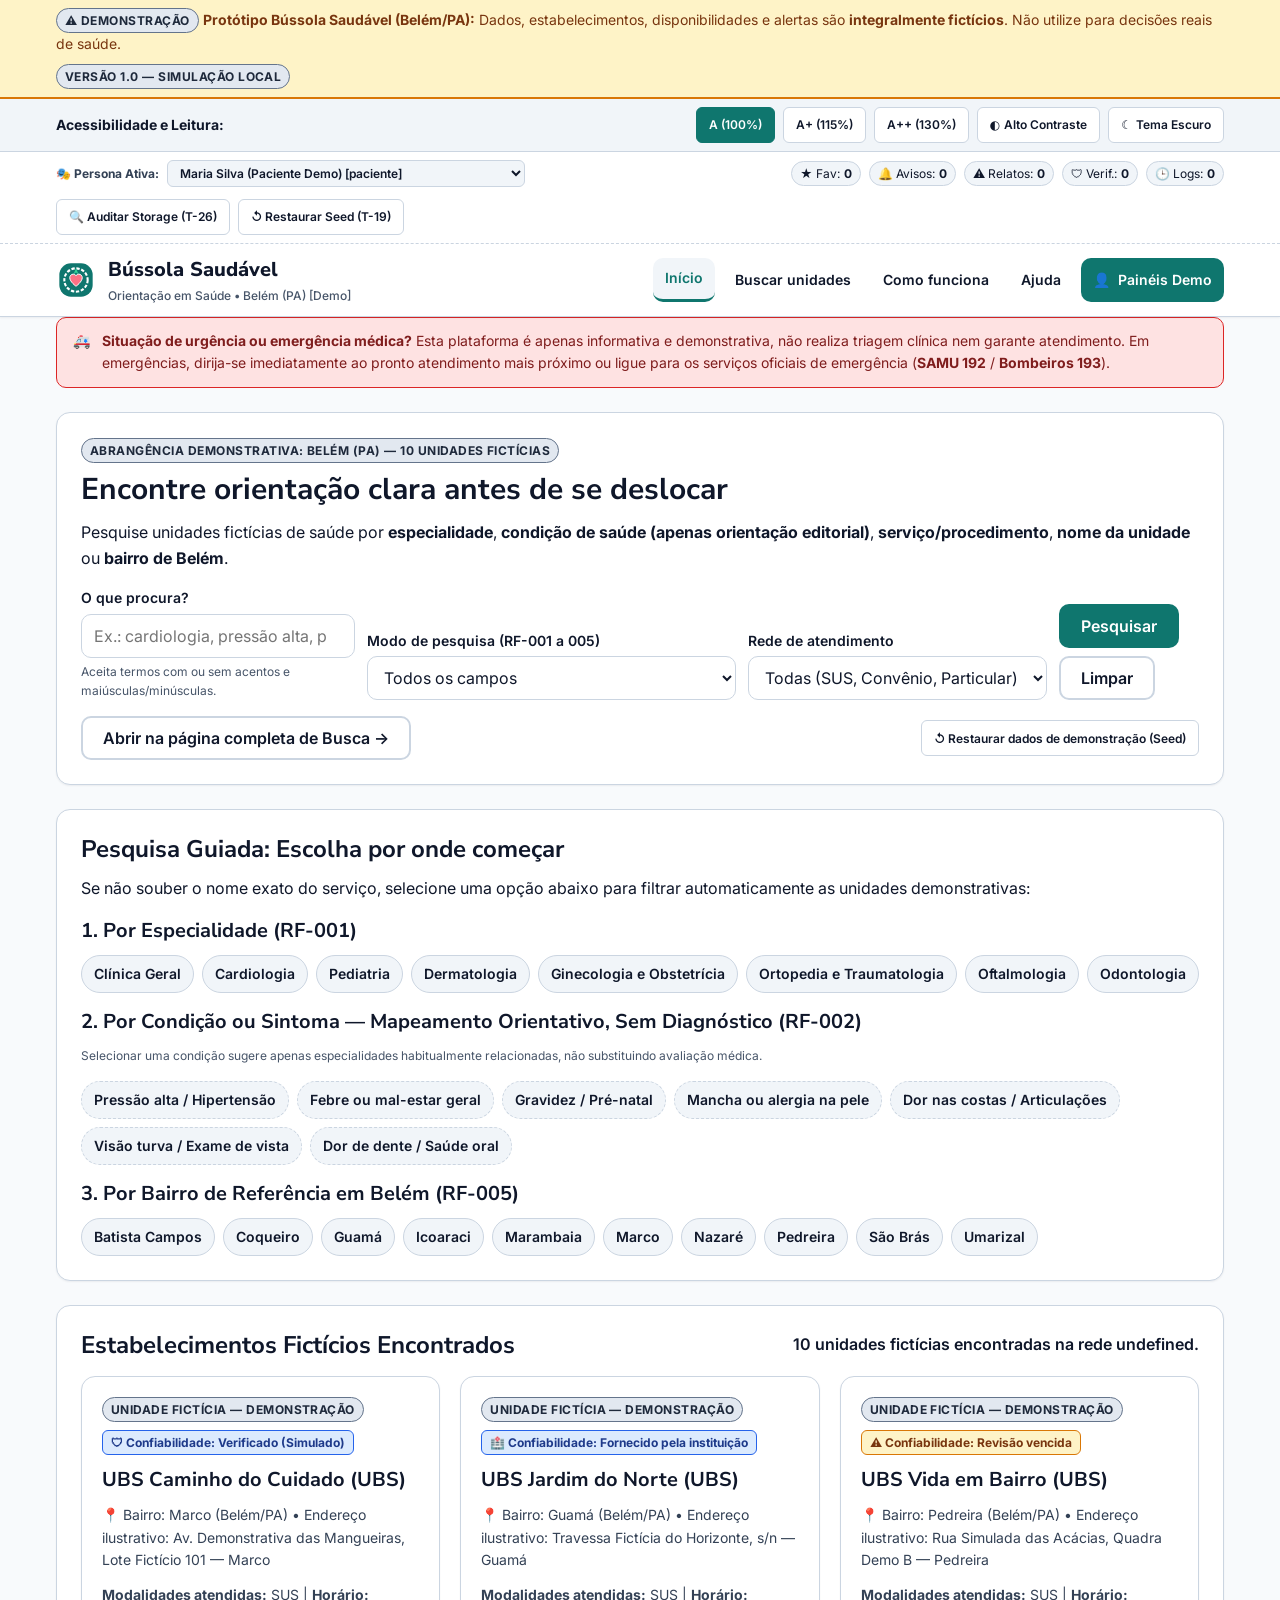
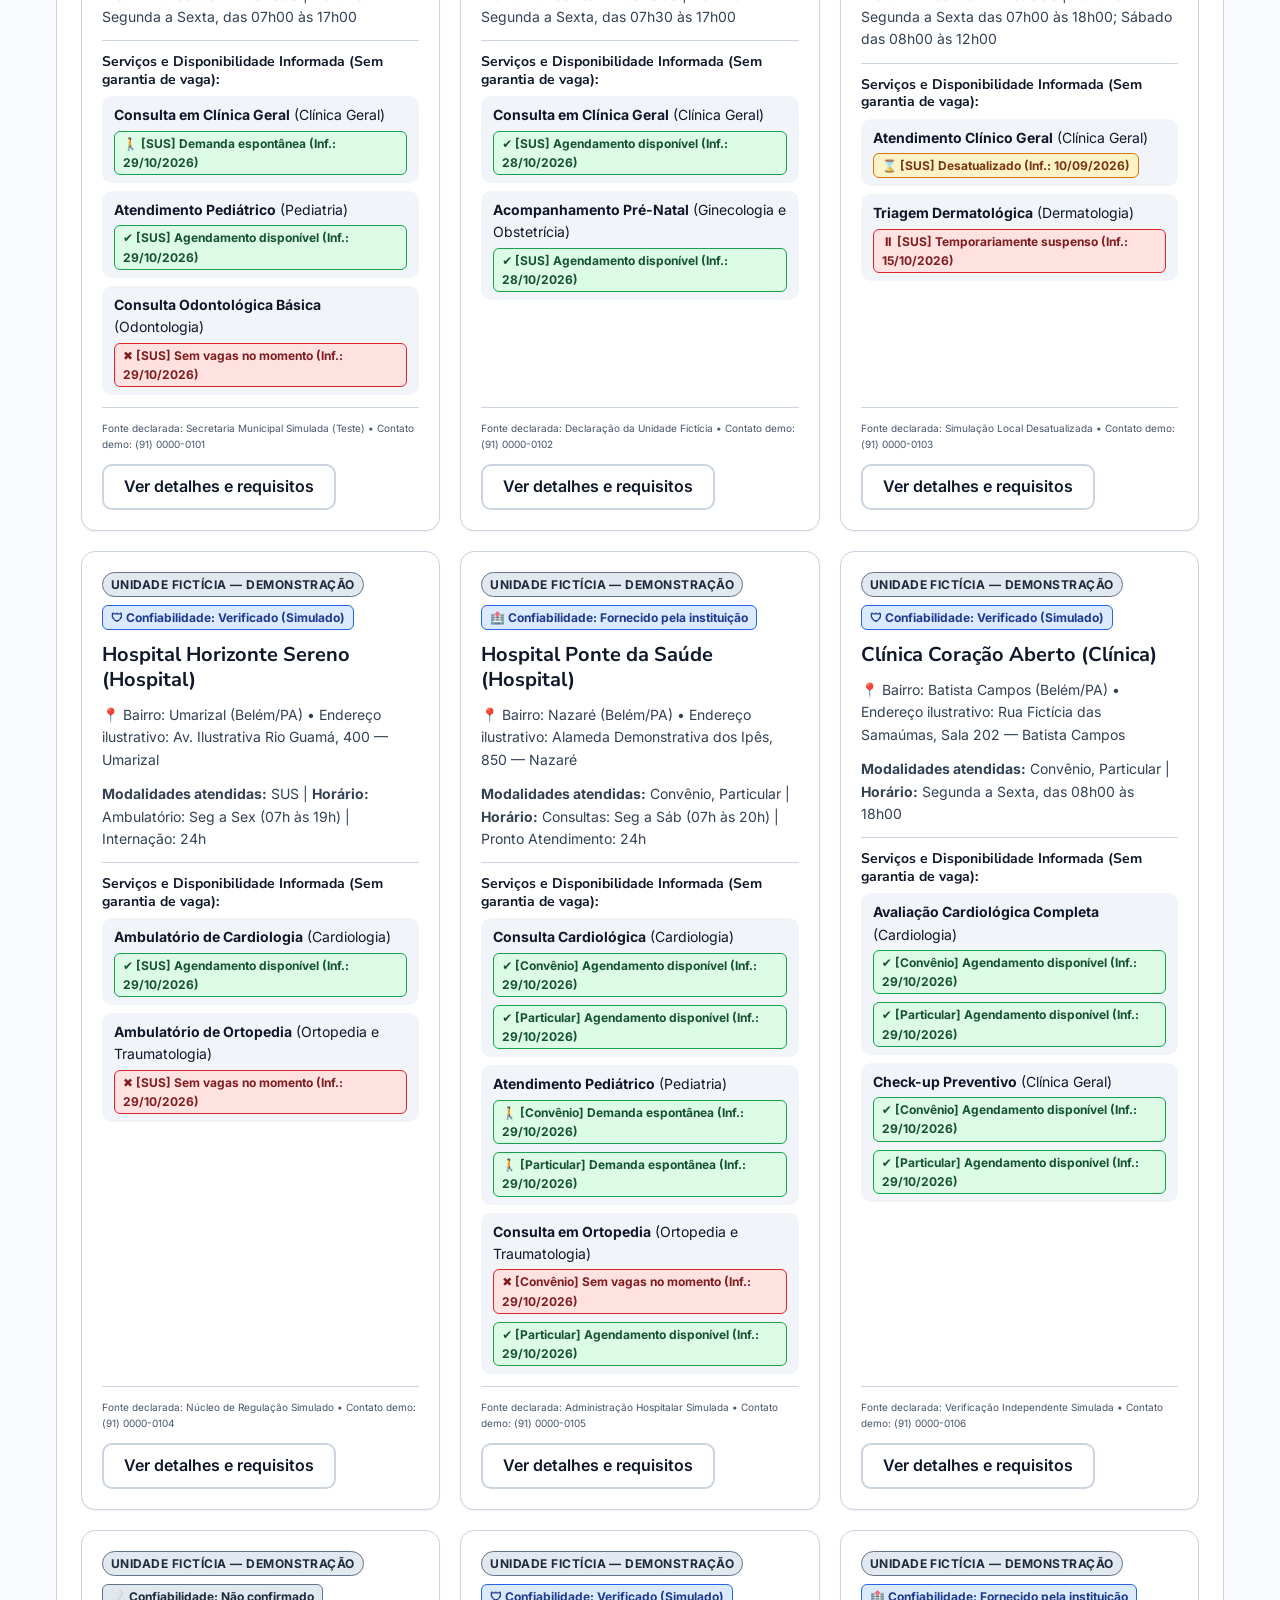
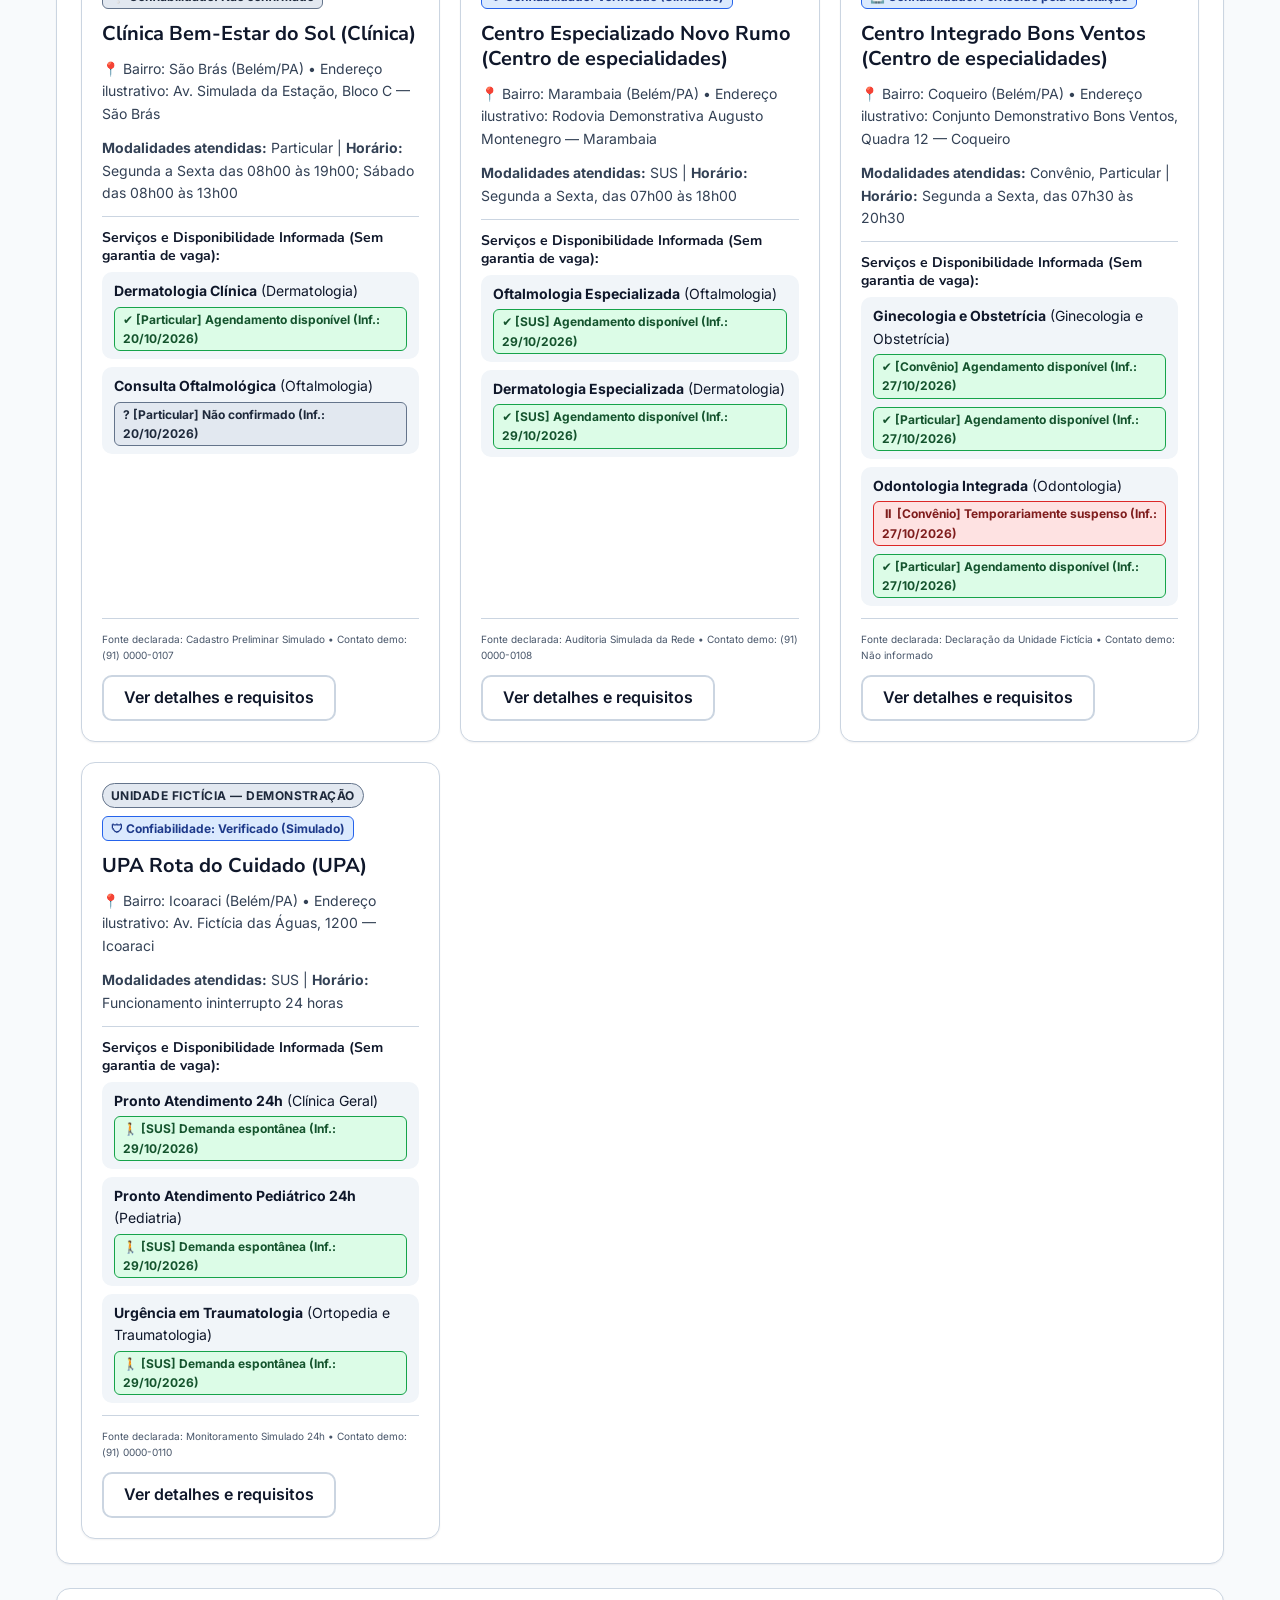
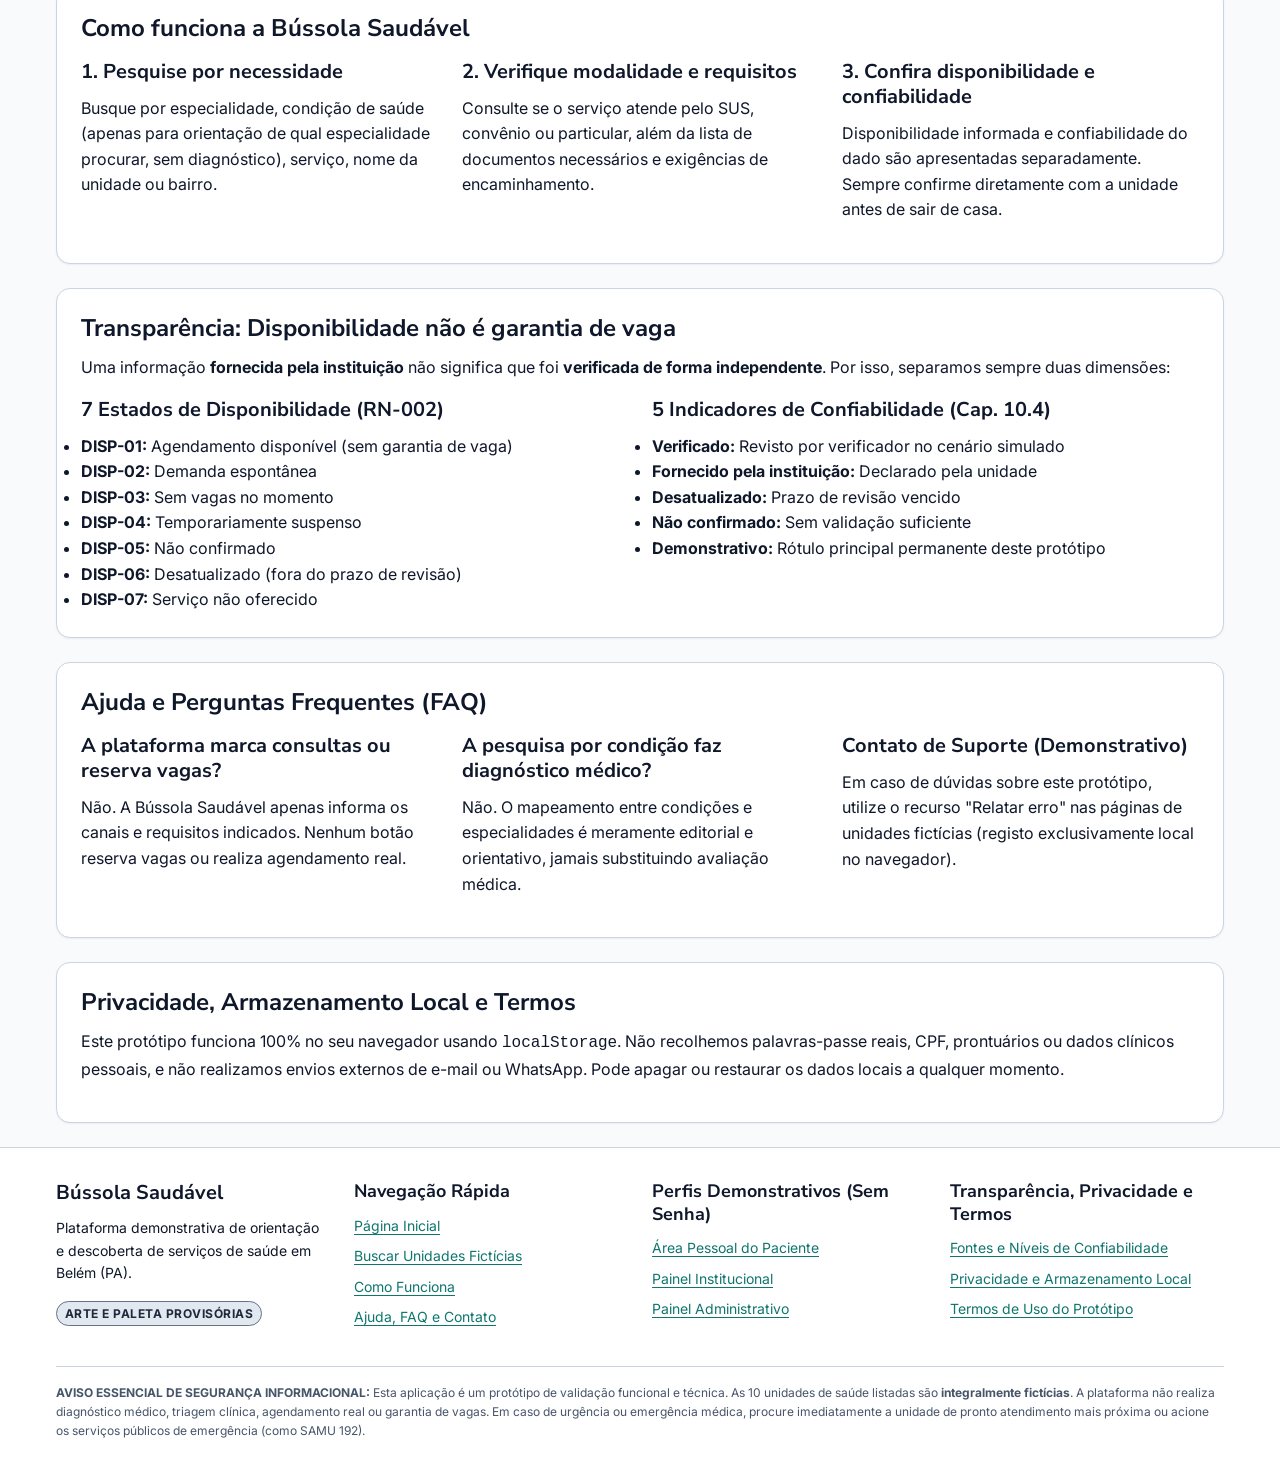
<file: index.html>
<!DOCTYPE html>
<html lang="pt-BR">
<head>
  <meta charset="UTF-8" />
  <meta name="viewport" content="width=device-width, initial-scale=1.0" />
  <title>Bússola Saudável — Orientação em Serviços de Saúde (Protótipo Demonstrativo)</title>
  <link rel="preconnect" href="https://fonts.googleapis.com">
  <link rel="preconnect" href="https://fonts.gstatic.com" crossorigin>
  <link href="https://fonts.googleapis.com/css2?family=Inter:wght@400;500;600;700&family=Nunito+Sans:wght@700;800&display=swap" rel="stylesheet">
  <link rel="stylesheet" href="/css/tokens.css" />
  <link rel="stylesheet" href="/css/base.css" />
  <link rel="stylesheet" href="/css/componentes.css" />
  <link rel="stylesheet" href="/css/responsivo.css" />
</head>
<body data-page="inicio">
  <div id="app-header"></div>

  <main id="conteudo-principal" class="container" tabindex="-1">
    <!-- Aviso de armazenamento local caso ocorra falha (T-20) -->
    <div id="aviso-armazenamento" class="orientation-banner" role="status" hidden></div>

    <!-- Orientação Geral para Situações de Urgência (Cap. 1.7 e 12.3) -->
    <section class="emergency-strip" aria-label="Orientação para urgências e emergências médicas">
      <span aria-hidden="true">🚑</span>
      <div>
        <strong>Situação de urgência ou emergência médica?</strong>
        Esta plataforma é apenas informativa e demonstrativa, não realiza triagem clínica nem garante atendimento. Em emergências, dirija-se imediatamente ao pronto atendimento mais próximo ou ligue para os serviços oficiais de emergência (<strong>SAMU 192</strong> / <strong>Bombeiros 193</strong>).
      </div>
    </section>

    <!-- Seção Principal: Pesquisa Direta (RF-001 a RF-006 / RA-010) -->
    <section class="card" aria-labelledby="titulo-boas-vindas">
      <span class="demo-badge">Abrangência Demonstrativa: Belém (PA) — 10 Unidades Fictícias</span>
      <h1 id="titulo-boas-vindas" style="margin-top: var(--space-2);">Encontre orientação clara antes de se deslocar</h1>
      <p>
        Pesquise unidades fictícias de saúde por <strong>especialidade</strong>, <strong>condição de saúde (apenas orientação editorial)</strong>, <strong>serviço/procedimento</strong>, <strong>nome da unidade</strong> ou <strong>bairro de Belém</strong>.
      </p>

      <form id="form-pesquisa-home" class="search-form" role="search" aria-label="Pesquisa direta de estabelecimentos fictícios">
        <div class="form-group">
          <label for="home-input-termo" class="form-label">O que procura?</label>
          <input
            type="search"
            id="home-input-termo"
            name="q"
            class="form-input"
            placeholder="Ex.: cardiologia, pressão alta, pediatria, Marco, UPA..."
            aria-describedby="dica-pesquisa-home"
          />
          <span id="dica-pesquisa-home" class="form-hint">Aceita termos com ou sem acentos e maiúsculas/minúsculas.</span>
        </div>

        <div class="form-group">
          <label for="home-select-modo" class="form-label">Modo de pesquisa (RF-001 a 005)</label>
          <select id="home-select-modo" name="modo" class="form-select">
            <option value="todos">Todos os campos</option>
            <option value="especialidade">Especialidade médica (RF-001)</option>
            <option value="condicao">Condição de saúde — Orientativo (RF-002)</option>
            <option value="servico">Serviço ou procedimento (RF-003)</option>
            <option value="nome">Nome ou tipo da unidade (RF-004)</option>
            <option value="bairro">Bairro ou região de Belém (RF-005)</option>
          </select>
        </div>

        <div class="form-group">
          <label for="home-select-rede" class="form-label">Rede de atendimento</label>
          <select id="home-select-rede" name="rede" class="form-select">
            <option value="TODAS">Todas (SUS, Convênio, Particular)</option>
            <option value="SUS">Apenas SUS</option>
            <option value="Convênio">Apenas Convênio</option>
            <option value="Particular">Apenas Particular</option>
          </select>
        </div>

        <div style="display: flex; gap: var(--space-2); flex-wrap: wrap;">
          <button type="submit" class="btn btn--primary">Pesquisar</button>
          <button type="button" id="btn-home-limpar" class="btn btn--secondary">Limpar</button>
        </div>
      </form>

      <div style="margin-top: var(--space-4); display: flex; flex-wrap: wrap; gap: var(--space-3); align-items: center; justify-content: space-between;">
        <button type="button" id="btn-abrir-pagina-busca" class="btn btn--secondary">
          Abrir na página completa de Busca →
        </button>
        <button type="button" id="btn-home-restaurar" class="btn-a11y" title="Restaura o estado original das 10 unidades fictícias">
          ↺ Restaurar dados de demonstração (Seed)
        </button>
      </div>
    </section>

    <!-- Seção: Pesquisa Guiada por Categoria, Condição e Bairro (RF-006 / Cap. 12.3) -->
    <section class="card" aria-labelledby="titulo-pesquisa-guiada">
      <h2 id="titulo-pesquisa-guiada">Pesquisa Guiada: Escolha por onde começar</h2>
      <p>Se não souber o nome exato do serviço, selecione uma opção abaixo para filtrar automaticamente as unidades demonstrativas:</p>

      <div class="guided-group">
        <h3>1. Por Especialidade (RF-001)</h3>
        <div id="guiada-especialidades" class="chips-list" role="group" aria-label="Atalhos por especialidade"></div>
      </div>

      <div class="guided-group">
        <h3>2. Por Condição ou Sintoma — Mapeamento Orientativo, Sem Diagnóstico (RF-002)</h3>
        <p class="form-hint">Selecionar uma condição sugere apenas especialidades habitualmente relacionadas, não substituindo avaliação médica.</p>
        <div id="guiada-condicoes" class="chips-list" role="group" aria-label="Atalhos orientativos por condição de saúde"></div>
      </div>

      <div class="guided-group">
        <h3>3. Por Bairro de Referência em Belém (RF-005)</h3>
        <div id="guiada-bairros" class="chips-list" role="group" aria-label="Atalhos por bairro de Belém"></div>
      </div>
    </section>

    <!-- Seção: Resultados da Pesquisa na Home (Catálogo das 10 Unidades Fictícias) -->
    <section id="sec-previa-resultados" class="card" aria-labelledby="titulo-resultados-home">
      <div style="display: flex; flex-wrap: wrap; justify-content: space-between; align-items: center; gap: var(--space-2);">
        <h2 id="titulo-resultados-home" style="margin-bottom: 0;">Estabelecimentos Fictícios Encontrados</h2>
        <span id="contador-resultados" role="status" aria-live="polite" style="font-weight: 600;"></span>
      </div>

      <!-- Banner exibido quando a busca aciona mapeamento orientativo de condição (RF-002) -->
      <div id="aviso-orientacao-condicao" class="orientation-banner" role="status" aria-live="polite" hidden></div>

      <div id="home-resultados-container"></div>
    </section>

    <!-- Seção: Como Funciona (Cap. 12.2 / 12.3) -->
    <section id="como-funciona" class="card" aria-labelledby="titulo-como-funciona">
      <h2 id="titulo-como-funciona">Como funciona a Bússola Saudável</h2>
      <div class="grid-cards">
        <div>
          <h3>1. Pesquise por necessidade</h3>
          <p>Busque por especialidade, condição de saúde (apenas para orientação de qual especialidade procurar, sem diagnóstico), serviço, nome da unidade ou bairro.</p>
        </div>
        <div>
          <h3>2. Verifique modalidade e requisitos</h3>
          <p>Consulte se o serviço atende pelo SUS, convênio ou particular, além da lista de documentos necessários e exigências de encaminhamento.</p>
        </div>
        <div>
          <h3>3. Confira disponibilidade e confiabilidade</h3>
          <p>Disponibilidade informada e confiabilidade do dado são apresentadas separadamente. Sempre confirme diretamente com a unidade antes de sair de casa.</p>
        </div>
      </div>
    </section>

    <!-- Seção: Transparência, Disponibilidade vs. Confiabilidade (Cap. 10) -->
    <section id="transparencia-info" class="card" aria-labelledby="titulo-confiabilidade">
      <h2 id="titulo-confiabilidade">Transparência: Disponibilidade não é garantia de vaga</h2>
      <p>
        Uma informação <strong>fornecida pela instituição</strong> não significa que foi <strong>verificada de forma independente</strong>. Por isso, separamos sempre duas dimensões:
      </p>
      <div class="grid-cards">
        <div>
          <h3>7 Estados de Disponibilidade (RN-002)</h3>
          <ul>
            <li><strong>DISP-01:</strong> Agendamento disponível (sem garantia de vaga)</li>
            <li><strong>DISP-02:</strong> Demanda espontânea</li>
            <li><strong>DISP-03:</strong> Sem vagas no momento</li>
            <li><strong>DISP-04:</strong> Temporariamente suspenso</li>
            <li><strong>DISP-05:</strong> Não confirmado</li>
            <li><strong>DISP-06:</strong> Desatualizado (fora do prazo de revisão)</li>
            <li><strong>DISP-07:</strong> Serviço não oferecido</li>
          </ul>
        </div>
        <div>
          <h3>5 Indicadores de Confiabilidade (Cap. 10.4)</h3>
          <ul>
            <li><strong>Verificado:</strong> Revisto por verificador no cenário simulado</li>
            <li><strong>Fornecido pela instituição:</strong> Declarado pela unidade</li>
            <li><strong>Desatualizado:</strong> Prazo de revisão vencido</li>
            <li><strong>Não confirmado:</strong> Sem validação suficiente</li>
            <li><strong>Demonstrativo:</strong> Rótulo principal permanente deste protótipo</li>
          </ul>
        </div>
      </div>
    </section>

    <!-- Seção: Ajuda, FAQ e Contato Demonstrativo (Cap. 12.2) -->
    <section id="ajuda-faq" class="card" aria-labelledby="titulo-ajuda">
      <h2 id="titulo-ajuda">Ajuda e Perguntas Frequentes (FAQ)</h2>
      <div class="grid-cards">
        <div>
          <h3>A plataforma marca consultas ou reserva vagas?</h3>
          <p>Não. A Bússola Saudável apenas informa os canais e requisitos indicados. Nenhum botão reserva vagas ou realiza agendamento real.</p>
        </div>
        <div>
          <h3>A pesquisa por condição faz diagnóstico médico?</h3>
          <p>Não. O mapeamento entre condições e especialidades é meramente editorial e orientativo, jamais substituindo avaliação médica.</p>
        </div>
        <div>
          <h3>Contato de Suporte (Demonstrativo)</h3>
          <p>Em caso de dúvidas sobre este protótipo, utilize o recurso "Relatar erro" nas páginas de unidades fictícias (registo exclusivamente local no navegador).</p>
        </div>
      </div>
    </section>

    <!-- Seção: Privacidade e Termos (Cap. 12.2) -->
    <section id="privacidade-termos" class="card" aria-labelledby="titulo-privacidade">
      <h2 id="titulo-privacidade">Privacidade, Armazenamento Local e Termos</h2>
      <p>
        Este protótipo funciona 100% no seu navegador usando <code>localStorage</code>. Não recolhemos palavras-passe reais, CPF, prontuários ou dados clínicos pessoais, e não realizamos envios externos de e-mail ou WhatsApp. Pode apagar ou restaurar os dados locais a qualquer momento.
      </p>
    </section>
  </main>

  <div id="app-footer"></div>

  <script type="module" src="/js/app.js"></script>
</body>
</html>
</file>
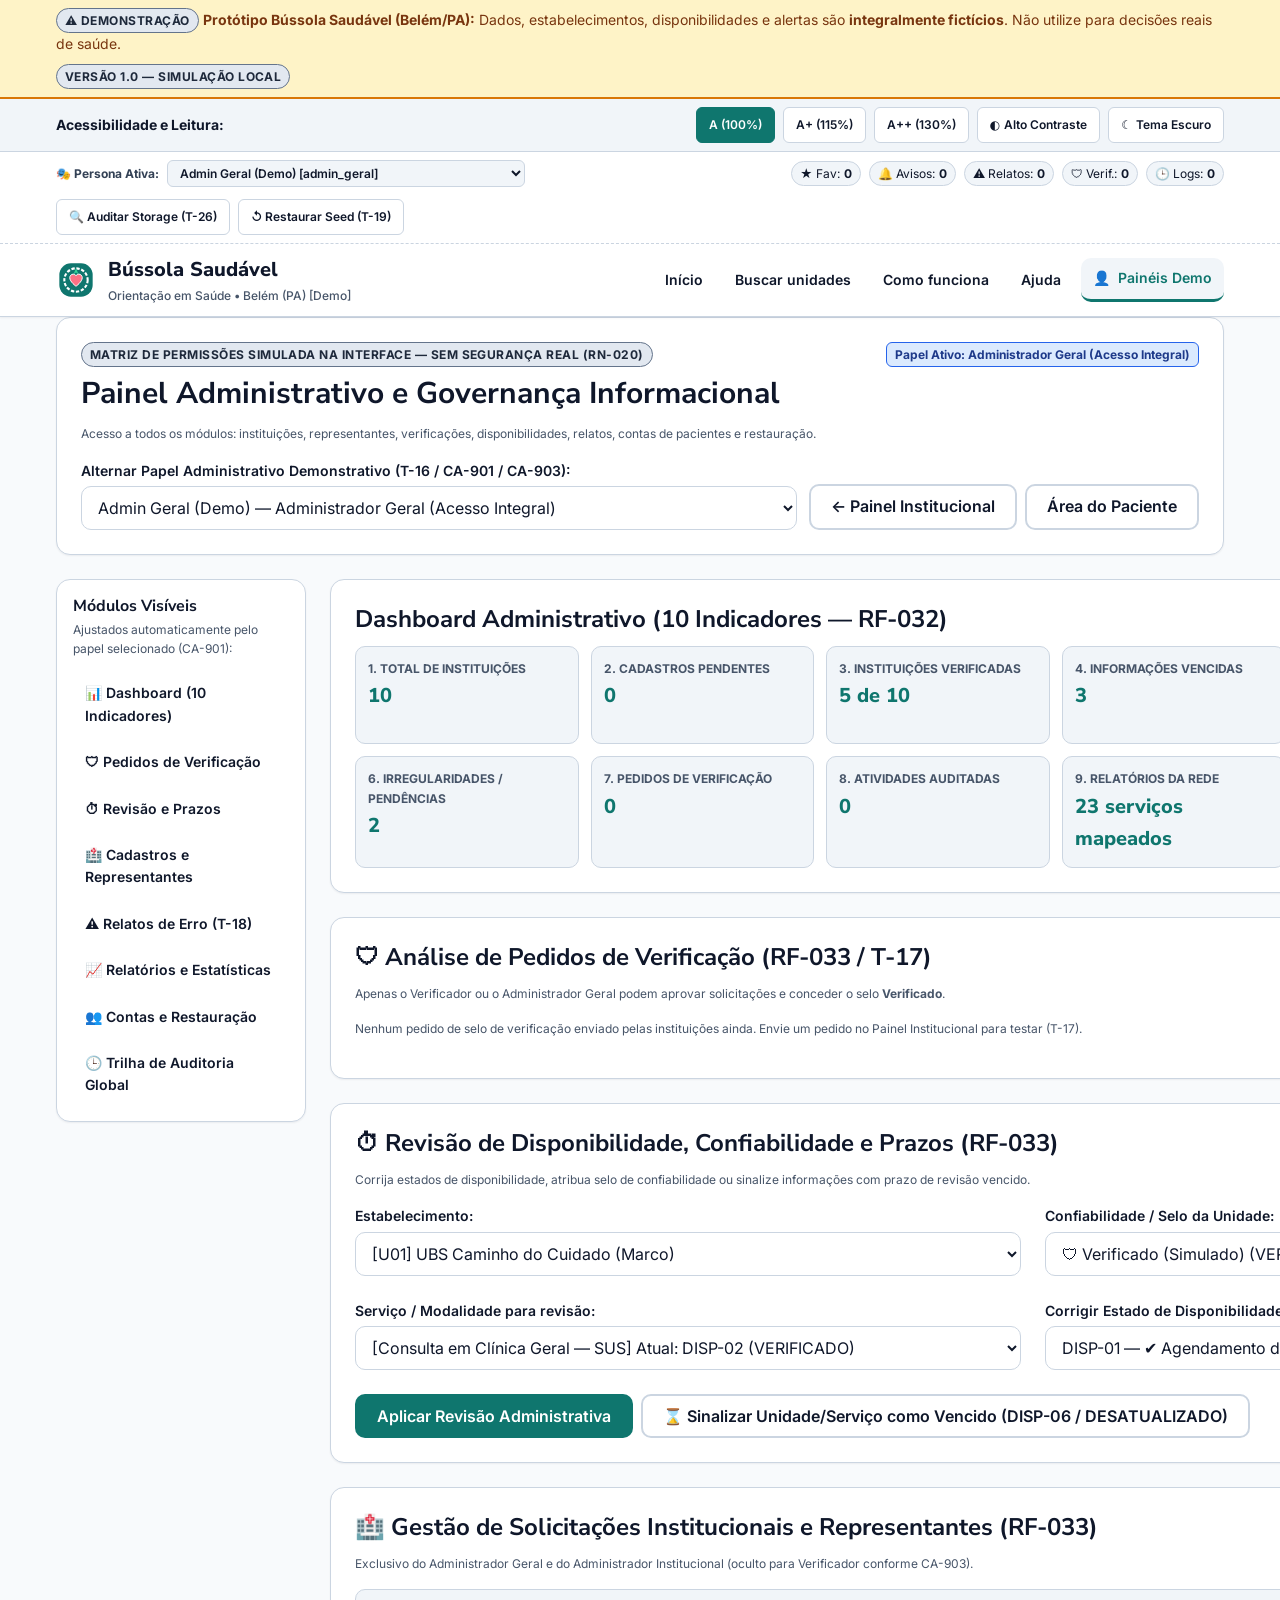
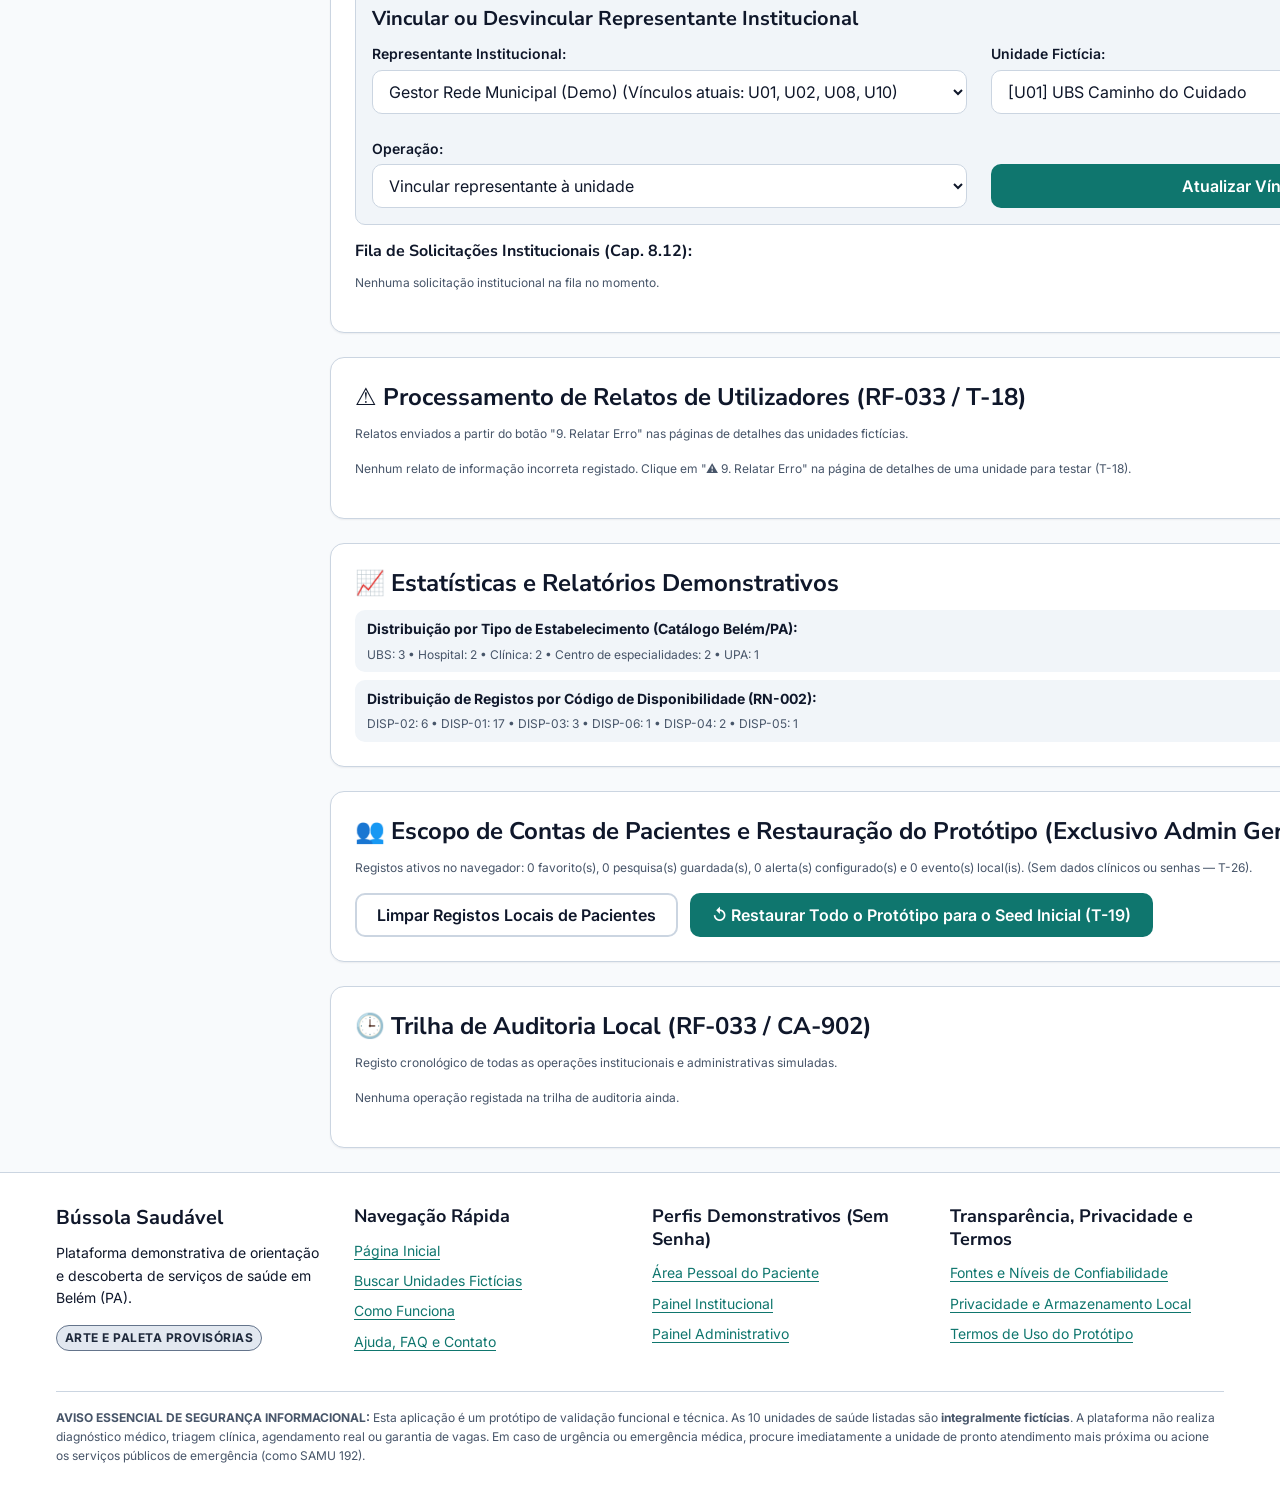
<file: paginas/administracao.html>
<!DOCTYPE html>
<html lang="pt-BR">
<head>
  <meta charset="UTF-8" />
  <meta name="viewport" content="width=device-width, initial-scale=1.0" />
  <title>Painel Administrativo (Simulação) — Bússola Saudável</title>
  <link rel="icon" href="data:image/svg+xml,<svg xmlns='http://www.w3.org/2000/svg' viewBox='0 0 32 32'><circle cx='16' cy='16' r='14' fill='%230F766E'/></svg>" />
  <link href="https://fonts.googleapis.com/css2?family=Inter:wght@400;500;600;700&family=Nunito+Sans:wght@700;800&display=swap" rel="stylesheet">
  <link rel="stylesheet" href="/css/tokens.css" />
  <link rel="stylesheet" href="/css/base.css" />
  <link rel="stylesheet" href="/css/componentes.css" />
  <link rel="stylesheet" href="/css/responsivo.css" />
</head>
<body data-page="administracao">
  <div id="app-header"></div>

  <main id="conteudo-principal" class="container" tabindex="-1">
    <div id="aviso-armazenamento" class="orientation-banner" role="status" hidden></div>
    <div id="feedback-painel-admin" role="status" aria-live="polite" hidden></div>

    <!-- Cabeçalho e Seletor dos 3 Papéis Administrativos (Cap. 9.2–9.4 / RN-020 / CA-901 / T-16) -->
    <section class="card" aria-labelledby="titulo-painel-admin">
      <div style="display: flex; flex-wrap: wrap; justify-content: space-between; align-items: center; gap: var(--space-2);">
        <span class="demo-badge">MATRIZ DE PERMISSÕES SIMULADA NA INTERFACE — SEM SEGURANÇA REAL (RN-020)</span>
        <span id="admin-badge-papel-ativo" class="status-pill status-pill--info"></span>
      </div>

      <h1 id="titulo-painel-admin" style="margin-top: var(--space-2);">Painel Administrativo e Governança Informacional</h1>
      <p id="admin-descricao-papel-ativo" class="form-hint"></p>

      <div class="search-form" style="grid-template-columns: 2fr auto; margin-top: var(--space-3);">
        <div class="form-group">
          <label for="admin-select-papel" class="form-label">Alternar Papel Administrativo Demonstrativo (T-16 / CA-901 / CA-903):</label>
          <select id="admin-select-papel" class="form-select"></select>
        </div>
        <div style="display: flex; gap: var(--space-2); flex-wrap: wrap;">
          <a href="/paginas/instituicao.html" class="btn btn--secondary">← Painel Institucional</a>
          <a href="/paginas/paciente.html" class="btn btn--secondary">Área do Paciente</a>
        </div>
      </div>
    </section>

    <!-- Layout Híbrido: Menu Lateral Dinâmico + Módulos por Papel (RF-032) -->
    <div class="panel-hybrid-layout">
      <aside class="panel-sidebar" aria-label="Menu do Painel Administrativo">
        <h2 style="font-size: var(--fs-base); margin-bottom: 0;">Módulos Visíveis</h2>
        <p class="form-hint" style="margin-top: 4px;">Ajustados automaticamente pelo papel selecionado (CA-901):</p>
        <ul class="panel-sidebar__nav">
          <li><a href="#sec-admin-dashboard" class="panel-sidebar__link">📊 Dashboard (10 Indicadores)</a></li>
          <li data-nav-target="mod-verificacoes"><a href="#mod-verificacoes" class="panel-sidebar__link">🛡 Pedidos de Verificação</a></li>
          <li data-nav-target="mod-revisao-disp"><a href="#mod-revisao-disp" class="panel-sidebar__link">⏱ Revisão e Prazos</a></li>
          <li data-nav-target="mod-cadastros-rep"><a href="#mod-cadastros-rep" class="panel-sidebar__link">🏥 Cadastros e Representantes</a></li>
          <li data-nav-target="mod-relatos"><a href="#mod-relatos" class="panel-sidebar__link">⚠ Relatos de Erro (T-18)</a></li>
          <li data-nav-target="mod-estatisticas"><a href="#mod-estatisticas" class="panel-sidebar__link">📈 Relatórios e Estatísticas</a></li>
          <li data-nav-target="mod-pacientes"><a href="#mod-pacientes" class="panel-sidebar__link">👥 Contas e Restauração</a></li>
          <li data-nav-target="mod-auditoria"><a href="#mod-auditoria" class="panel-sidebar__link">🕒 Trilha de Auditoria Global</a></li>
        </ul>
      </aside>

      <div>
        <!-- Dashboard com os 10 Indicadores Obrigatórios (RF-032 / Cap. 9.1 / CA-904) -->
        <section id="sec-admin-dashboard" class="card" aria-labelledby="titulo-adm-dash">
          <h2 id="titulo-adm-dash">Dashboard Administrativo (10 Indicadores — RF-032)</h2>
          <div class="admin-ten-grid">
            <div class="admin-stat-card">
              <span class="admin-stat-card__label">1. Total de Instituições</span>
              <span id="adm-ind-1-total" class="admin-stat-card__value">10</span>
            </div>
            <div class="admin-stat-card">
              <span class="admin-stat-card__label">2. Cadastros Pendentes</span>
              <span id="adm-ind-2-pendentes" class="admin-stat-card__value">0</span>
            </div>
            <div class="admin-stat-card">
              <span class="admin-stat-card__label">3. Instituições Verificadas</span>
              <span id="adm-ind-3-verificadas" class="admin-stat-card__value">0</span>
            </div>
            <div class="admin-stat-card">
              <span class="admin-stat-card__label">4. Informações Vencidas</span>
              <span id="adm-ind-4-vencidas" class="admin-stat-card__value">0</span>
            </div>
            <div class="admin-stat-card">
              <span class="admin-stat-card__label">5. Serviços c/ Disp. Atualizada</span>
              <span id="adm-ind-5-atualizadas" class="admin-stat-card__value">0</span>
            </div>
            <div class="admin-stat-card">
              <span class="admin-stat-card__label">6. Irregularidades / Pendências</span>
              <span id="adm-ind-6-irregularidades" class="admin-stat-card__value">0</span>
            </div>
            <div class="admin-stat-card">
              <span class="admin-stat-card__label">7. Pedidos de Verificação</span>
              <span id="adm-ind-7-verificacoes" class="admin-stat-card__value">0</span>
            </div>
            <div class="admin-stat-card">
              <span class="admin-stat-card__label">8. Atividades Auditadas</span>
              <span id="adm-ind-8-atividades" class="admin-stat-card__value">0</span>
            </div>
            <div class="admin-stat-card">
              <span class="admin-stat-card__label">9. Relatórios da Rede</span>
              <span id="adm-ind-9-relatorios" class="admin-stat-card__value">0</span>
            </div>
            <div class="admin-stat-card">
              <span class="admin-stat-card__label">10. Avisos e Relatos</span>
              <span id="adm-ind-10-avisos" class="admin-stat-card__value">0</span>
            </div>
          </div>
        </section>

        <!-- Módulo A: Solicitações de Verificação (Admin Geral e Verificador) -->
        <section id="mod-verificacoes" class="card" aria-labelledby="titulo-mod-verif">
          <h2 id="titulo-mod-verif">🛡 Análise de Pedidos de Verificação (RF-033 / T-17)</h2>
          <p class="form-hint">Apenas o Verificador ou o Administrador Geral podem aprovar solicitações e conceder o selo <strong>Verificado</strong>.</p>
          <div id="admin-lista-verificacoes" class="service-list" style="margin-top: var(--space-3);"></div>
        </section>

        <!-- Módulo B: Revisão de Informações, Disponibilidade e Prazos Vencidos (Admin Geral e Verificador) -->
        <section id="mod-revisao-disp" class="card" aria-labelledby="titulo-mod-rev">
          <h2 id="titulo-mod-rev">⏱ Revisão de Disponibilidade, Confiabilidade e Prazos (RF-033)</h2>
          <p class="form-hint">Corrija estados de disponibilidade, atribua selo de confiabilidade ou sinalize informações com prazo de revisão vencido.</p>

          <form id="form-admin-revisao-disp" class="two-col-grid" style="margin-top: var(--space-3);">
            <div class="form-group">
              <label for="admin-rev-unidade" class="form-label">Estabelecimento:</label>
              <select id="admin-rev-unidade" class="form-select"></select>
            </div>
            <div class="form-group">
              <label for="admin-rev-confiabilidade" class="form-label">Confiabilidade / Selo da Unidade:</label>
              <select id="admin-rev-confiabilidade" class="form-select"></select>
            </div>
            <div class="form-group">
              <label for="admin-rev-disp-id" class="form-label">Serviço / Modalidade para revisão:</label>
              <select id="admin-rev-disp-id" class="form-select"></select>
            </div>
            <div class="form-group">
              <label for="admin-rev-estado-disp" class="form-label">Corrigir Estado de Disponibilidade:</label>
              <select id="admin-rev-estado-disp" class="form-select"></select>
            </div>
            <div style="grid-column: 1 / -1; display: flex; flex-wrap: wrap; gap: var(--space-2);">
              <button type="submit" class="btn btn--primary">Aplicar Revisão Administrativa</button>
              <button type="button" id="btn-admin-sinalizar-vencido" class="btn btn--secondary">
                ⌛ Sinalizar Unidade/Serviço como Vencido (DISP-06 / DESATUALIZADO)
              </button>
            </div>
          </form>
        </section>

        <!-- Módulo C: Cadastros Institucionais e Vínculo de Representantes (Admin Geral e Admin Institucional — Bloqueado para Verificador CA-903) -->
        <section id="mod-cadastros-rep" class="card" aria-labelledby="titulo-mod-cad">
          <h2 id="titulo-mod-cad">🏥 Gestão de Solicitações Institucionais e Representantes (RF-033)</h2>
          <p class="form-hint">Exclusivo do Administrador Geral e do Administrador Institucional (oculto para Verificador conforme CA-903).</p>

          <form id="form-admin-vincular-rep" class="filter-fieldset" style="padding: var(--space-4); margin-top: var(--space-3);">
            <h3>Vincular ou Desvincular Representante Institucional</h3>
            <div class="two-col-grid" style="margin-top: var(--space-2);">
              <div class="form-group">
                <label for="admin-rep-persona" class="form-label">Representante Institucional:</label>
                <select id="admin-rep-persona" class="form-select"></select>
              </div>
              <div class="form-group">
                <label for="admin-rep-unidade" class="form-label">Unidade Fictícia:</label>
                <select id="admin-rep-unidade" class="form-select"></select>
              </div>
              <div class="form-group">
                <label for="admin-rep-acao" class="form-label">Operação:</label>
                <select id="admin-rep-acao" class="form-select">
                  <option value="VINCULAR">Vincular representante à unidade</option>
                  <option value="DESVINCULAR">Remover vínculo da unidade</option>
                </select>
              </div>
              <div style="display: flex; align-items: end;">
                <button type="submit" class="btn btn--primary" style="width: 100%;">Atualizar Vínculo</button>
              </div>
            </div>
          </form>

          <h3 style="margin-top: var(--space-4); font-size: var(--fs-base);">Fila de Solicitações Institucionais (Cap. 8.12):</h3>
          <div id="admin-lista-solicitacoes" class="service-list" style="margin-top: var(--space-2);"></div>
        </section>

        <!-- Módulo D: Tratamento de Relatos de Informação Incorreta (T-18) -->
        <section id="mod-relatos" class="card" aria-labelledby="titulo-mod-relatos">
          <h2 id="titulo-mod-relatos">⚠ Processamento de Relatos de Utilizadores (RF-033 / T-18)</h2>
          <p class="form-hint">Relatos enviados a partir do botão "9. Relatar Erro" nas páginas de detalhes das unidades fictícias.</p>
          <div id="admin-lista-relatos" class="service-list" style="margin-top: var(--space-3);"></div>
        </section>

        <!-- Módulo E: Estatísticas e Relatórios Demonstrativos (RF-033) -->
        <section id="mod-estatisticas" class="card" aria-labelledby="titulo-mod-est">
          <h2 id="titulo-mod-est">📈 Estatísticas e Relatórios Demonstrativos</h2>
          <div id="admin-estatisticas-conteudo" class="service-list" style="margin-top: var(--space-3);"></div>
        </section>

        <!-- Módulo F: Gestão de Contas de Pacientes e Restauração Global (Exclusivo Admin Geral — CA-903 / T-19) -->
        <section id="mod-pacientes" class="card" aria-labelledby="titulo-mod-pac">
          <h2 id="titulo-mod-pac">👥 Escopo de Contas de Pacientes e Restauração do Protótipo (Exclusivo Admin Geral — CA-903)</h2>
          <p id="admin-resumo-pacientes" class="form-hint"></p>
          <div style="display: flex; flex-wrap: wrap; gap: var(--space-3); margin-top: var(--space-3);">
            <button type="button" id="btn-admin-limpar-dados-pacientes" class="btn btn--secondary">
              Limpar Registos Locais de Pacientes
            </button>
            <button type="button" id="btn-admin-restaurar-seed" class="btn btn--primary">
              ↺ Restaurar Todo o Protótipo para o Seed Inicial (T-19)
            </button>
          </div>
        </section>

        <!-- Módulo G: Trilha de Auditoria Administrativa e Institucional (CA-902) -->
        <section id="mod-auditoria" class="card" aria-labelledby="titulo-mod-aud">
          <h2 id="titulo-mod-aud">🕒 Trilha de Auditoria Local (RF-033 / CA-902)</h2>
          <p class="form-hint">Registo cronológico de todas as operações institucionais e administrativas simuladas.</p>
          <div id="admin-lista-auditoria" class="service-list" style="margin-top: var(--space-3);"></div>
        </section>
      </div>
    </div>
  </main>

  <div id="app-footer"></div>
  <script type="module" src="/js/app.js"></script>
</body>
</html>
</file>
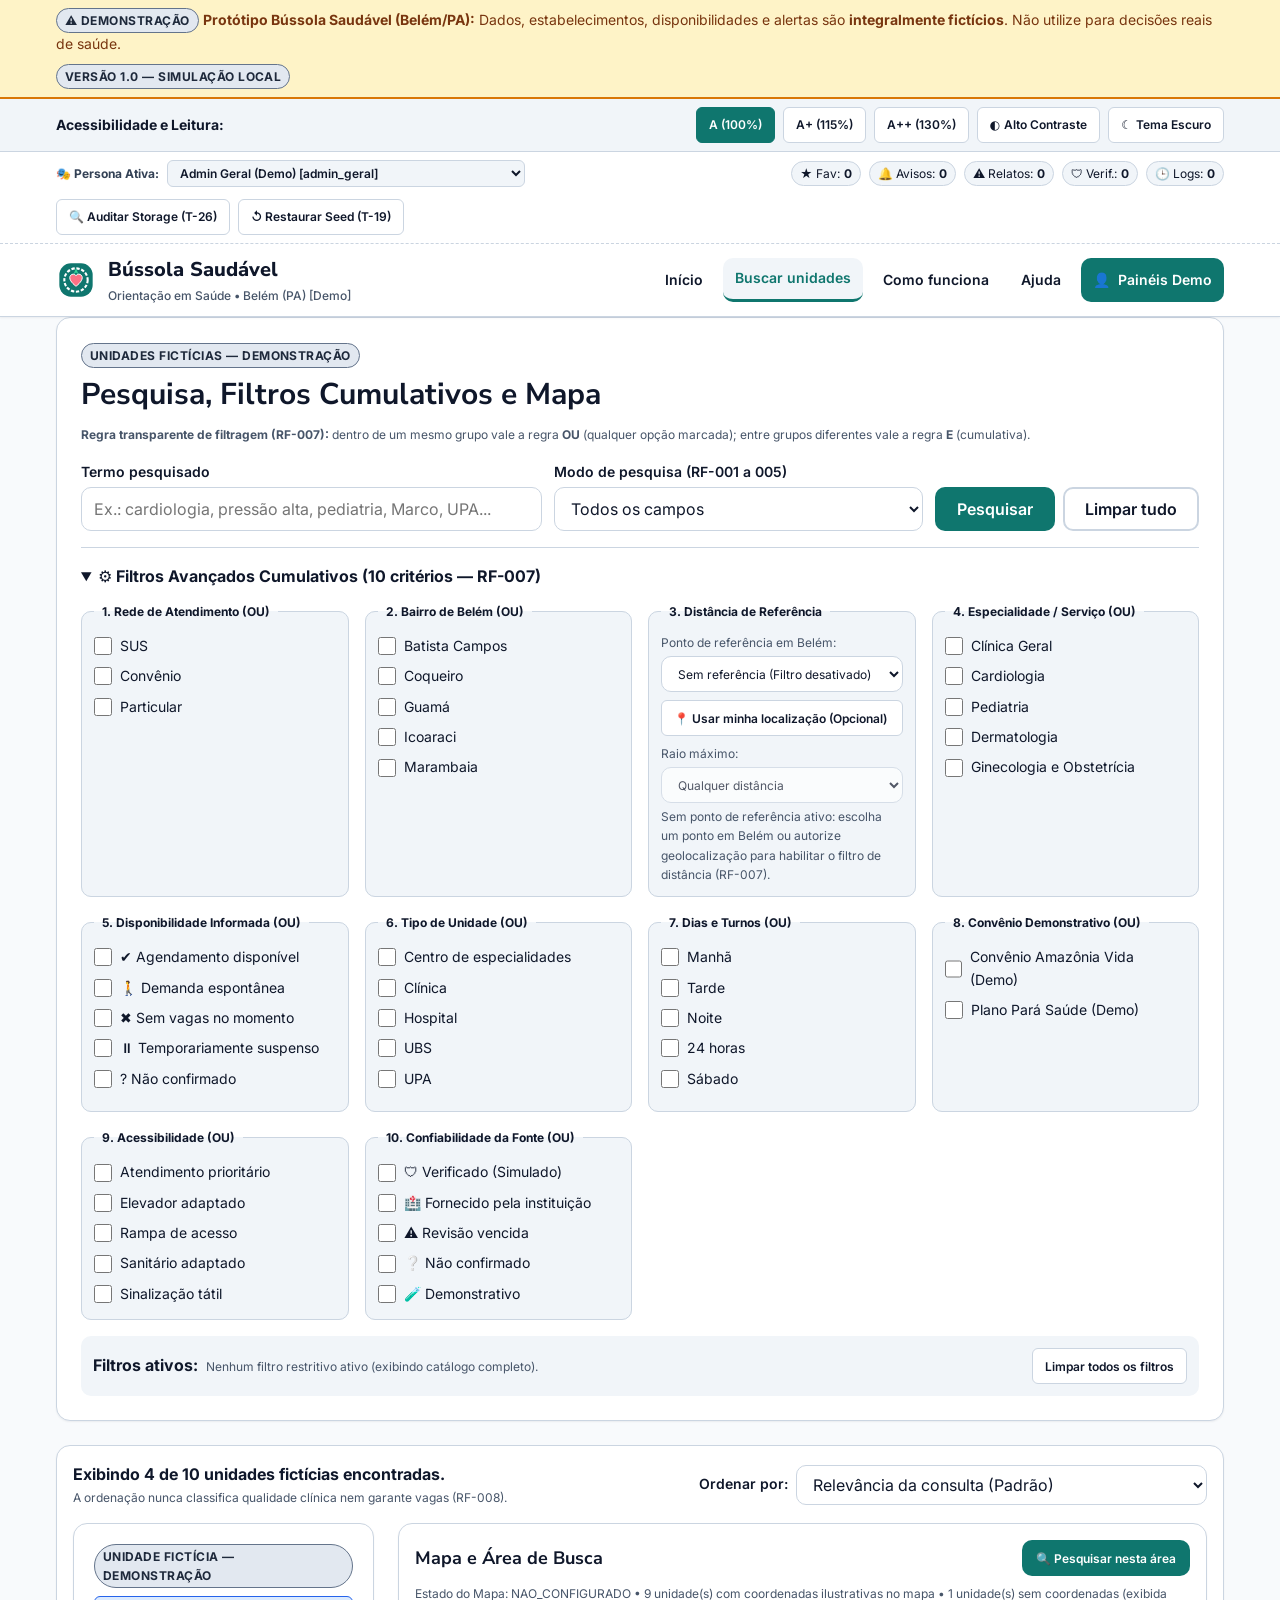
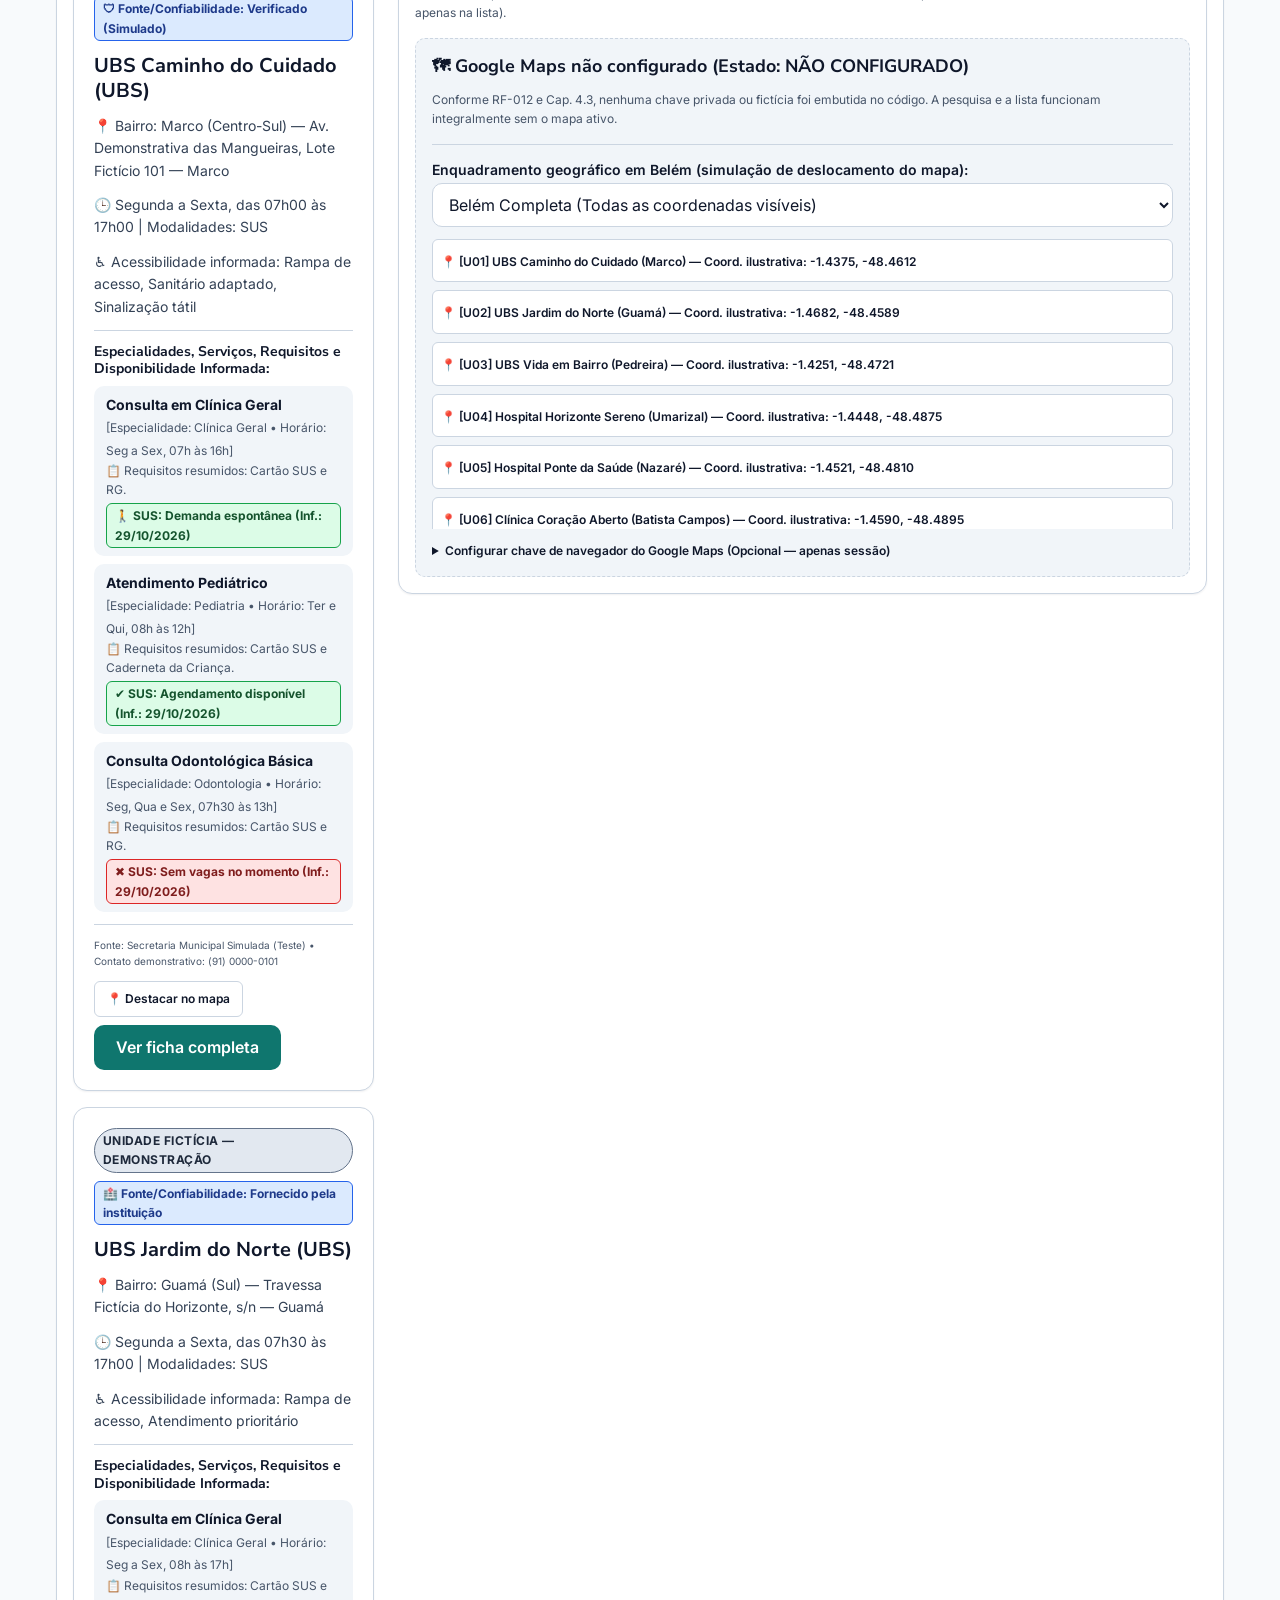
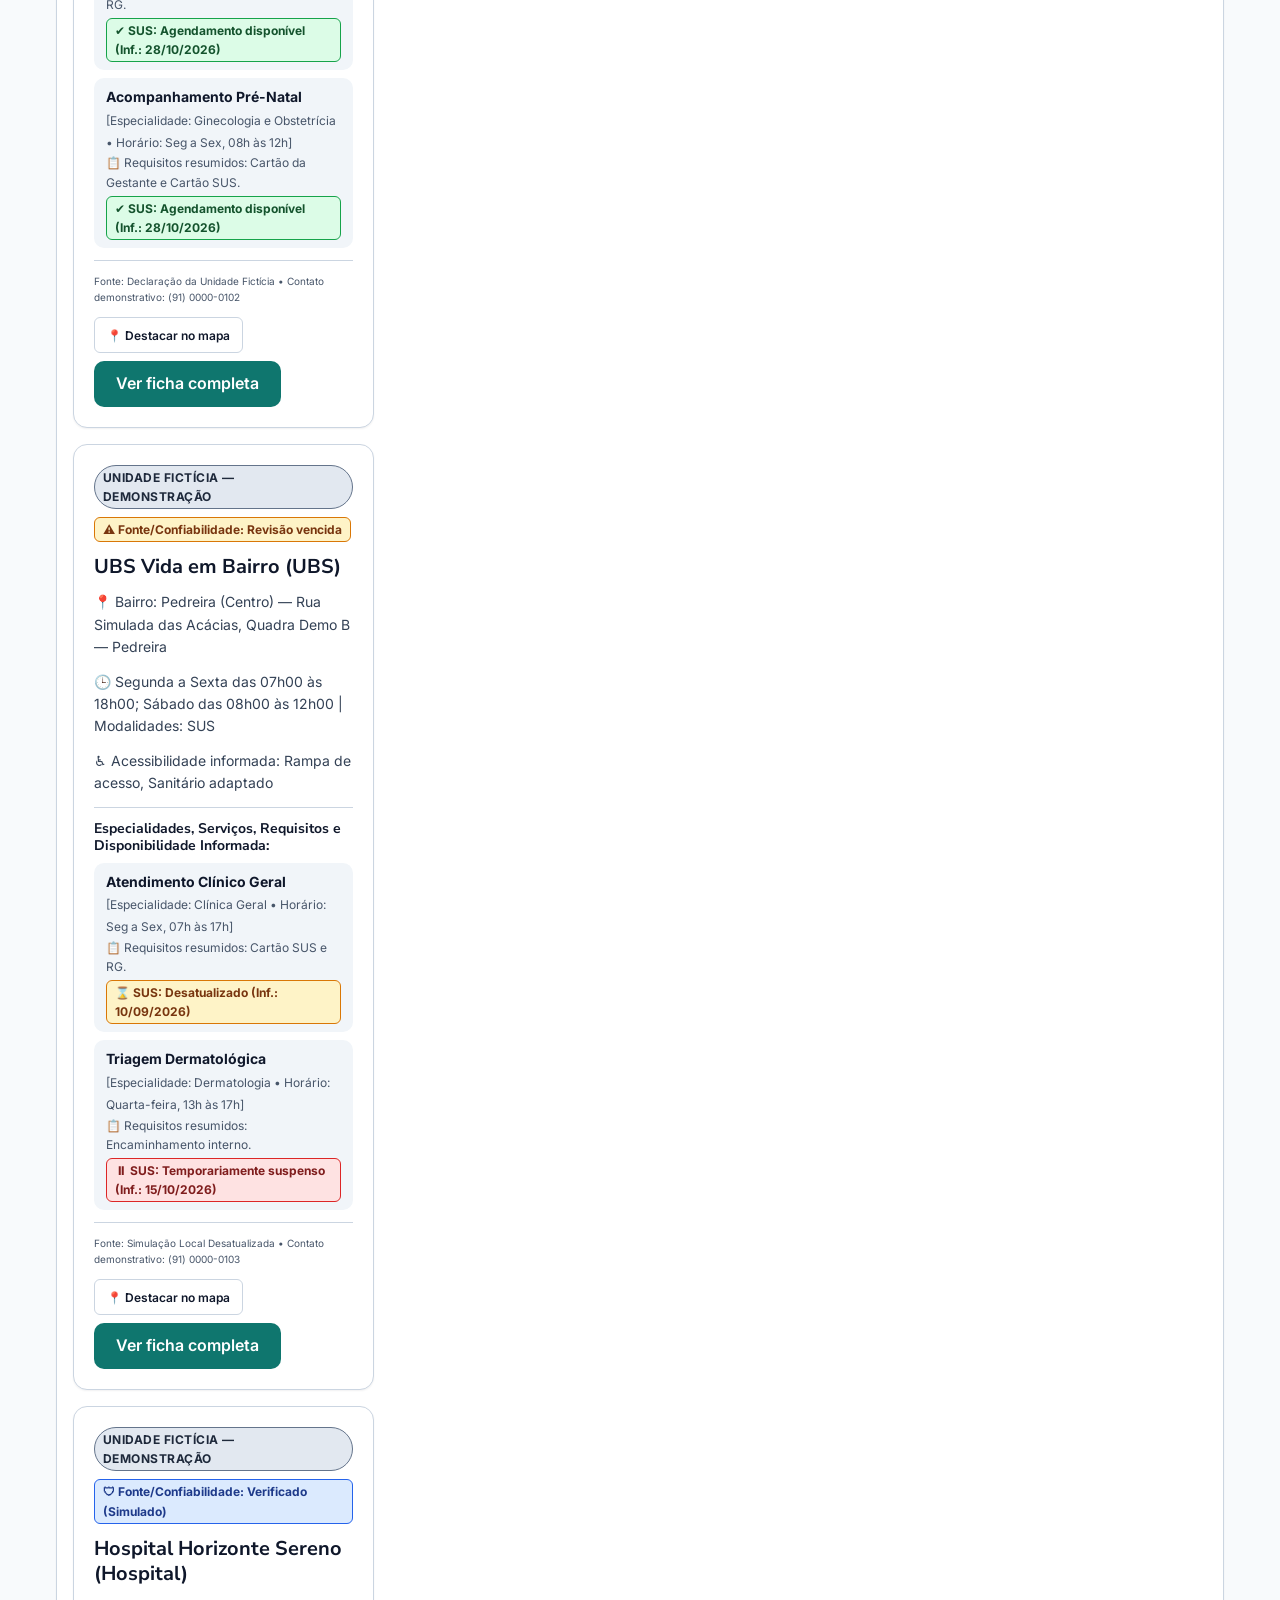
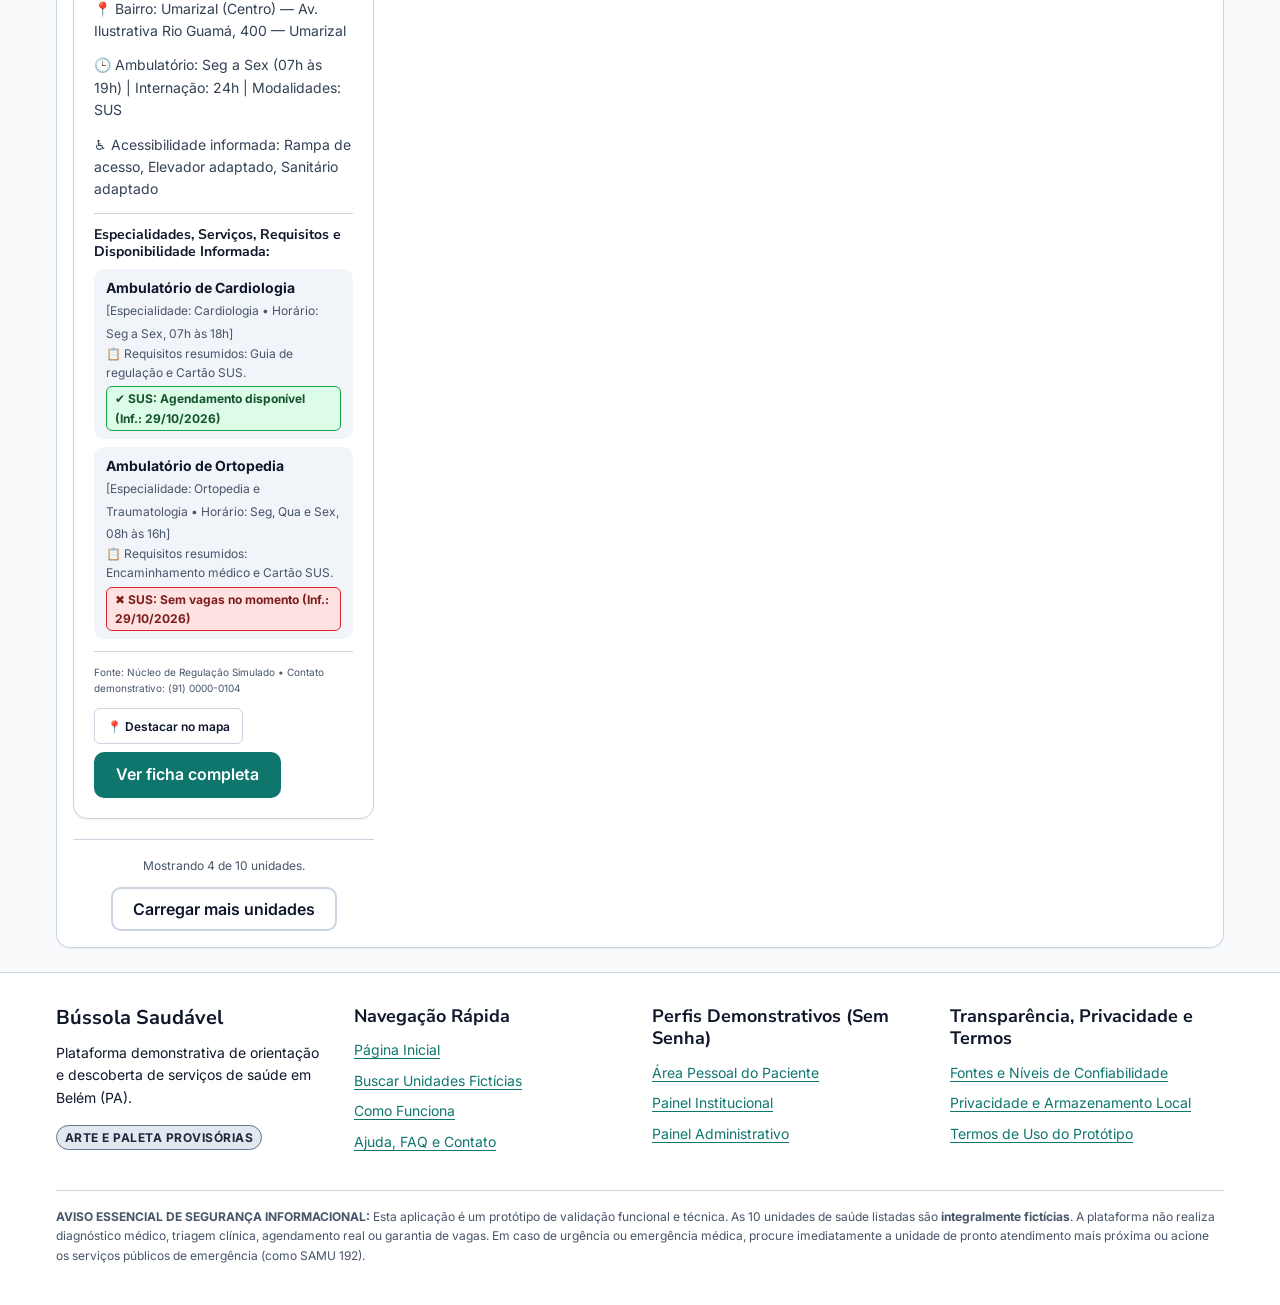
<file: paginas/busca.html>
<!DOCTYPE html>
<html lang="pt-BR">
<head>
  <meta charset="UTF-8" />
  <meta name="viewport" content="width=device-width, initial-scale=1.0" />
  <title>Buscar Unidades e Mapa (Demo) — Bússola Saudável</title>
  <link href="https://fonts.googleapis.com/css2?family=Inter:wght@400;500;600;700&family=Nunito+Sans:wght@700;800&display=swap" rel="stylesheet">
  <link rel="stylesheet" href="/css/tokens.css" />
  <link rel="stylesheet" href="/css/base.css" />
  <link rel="stylesheet" href="/css/componentes.css" />
  <link rel="stylesheet" href="/css/responsivo.css" />
</head>
<body data-page="busca">
  <div id="app-header"></div>

  <main id="conteudo-principal" class="container" tabindex="-1">
    <div id="aviso-armazenamento" class="orientation-banner" role="status" hidden></div>

    <!-- Bloco de Pesquisa e 10 Filtros Combinados (RF-001 a RF-007) -->
    <section class="card" aria-labelledby="titulo-pagina-busca">
      <span class="demo-badge">UNIDADES FICTÍCIAS — DEMONSTRAÇÃO</span>
      <h1 id="titulo-pagina-busca" style="margin-top: var(--space-2);">Pesquisa, Filtros Cumulativos e Mapa</h1>
      <p class="form-hint">
        <strong>Regra transparente de filtragem (RF-007):</strong> dentro de um mesmo grupo vale a regra <strong>OU</strong> (qualquer opção marcada); entre grupos diferentes vale a regra <strong>E</strong> (cumulativa).
      </p>

      <form id="form-pagina-busca" class="search-form" role="search" style="grid-template-columns: 2fr 1.2fr auto;">
        <div class="form-group">
          <label for="busca-termo" class="form-label">Termo pesquisado</label>
          <input type="search" id="busca-termo" name="q" class="form-input" placeholder="Ex.: cardiologia, pressão alta, pediatria, Marco, UPA..." />
        </div>

        <div class="form-group">
          <label for="busca-modo" class="form-label">Modo de pesquisa (RF-001 a 005)</label>
          <select id="busca-modo" name="modo" class="form-select">
            <option value="todos">Todos os campos</option>
            <option value="especialidade">Especialidade médica (RF-001)</option>
            <option value="condicao">Condição de saúde — Orientativo (RF-002)</option>
            <option value="servico">Serviço ou procedimento (RF-003)</option>
            <option value="nome">Nome ou tipo da unidade (RF-004)</option>
            <option value="bairro">Bairro ou região (RF-005)</option>
          </select>
        </div>

        <div style="display: flex; gap: var(--space-2);">
          <button type="submit" class="btn btn--primary">Pesquisar</button>
          <button type="button" id="btn-limpar-busca" class="btn btn--secondary">Limpar tudo</button>
        </div>
      </form>

      <!-- Painel Expansível com os 10 Grupos de Filtros (RF-007) -->
      <details class="filters-panel" open>
        <summary style="cursor: pointer; font-weight: 700;">
          ⚙ Filtros Avançados Cumulativos (10 critérios — RF-007)
        </summary>

        <div class="filters-grid">
          <!-- (1) Rede -->
          <fieldset class="filter-fieldset">
            <legend>1. Rede de Atendimento (OU)</legend>
            <div id="filtro-redes" class="filter-options-scroll"></div>
          </fieldset>

          <!-- (2) Bairro/Região -->
          <fieldset class="filter-fieldset">
            <legend>2. Bairro de Belém (OU)</legend>
            <div id="filtro-bairros" class="filter-options-scroll"></div>
          </fieldset>

          <!-- (3) Distância (Exige coordenada de referência consentida) -->
          <fieldset class="filter-fieldset">
            <legend>3. Distância de Referência</legend>
            <div class="form-group">
              <label for="select-ponto-referencia" class="form-hint">Ponto de referência em Belém:</label>
              <select id="select-ponto-referencia" class="form-select" style="min-height: 36px; font-size: var(--fs-xs);">
                <option value="">Sem referência (Filtro desativado)</option>
                <option value="MARCO_PRAÇA">Bairro Marco (Ilustrativo)</option>
                <option value="NAZARE_CENTRO">Bairro Nazaré (Ilustrativo)</option>
                <option value="ICOARACI_DISTRITO">Distrito Icoaraci (Ilustrativo)</option>
              </select>
              <button type="button" id="btn-usar-geolocalizacao" class="btn-a11y" style="margin-top: 4px;">
                📍 Usar minha localização (Opcional)
              </button>
              <label for="select-distancia-max" class="form-hint" style="margin-top: 4px;">Raio máximo:</label>
              <select id="select-distancia-max" class="form-select" style="min-height: 36px; font-size: var(--fs-xs);" disabled>
                <option value="">Qualquer distância</option>
                <option value="3">Até 3 km</option>
                <option value="6">Até 6 km</option>
                <option value="12">Até 12 km</option>
                <option value="25">Até 25 km</option>
              </select>
              <small id="status-referencia-distancia" class="form-hint"></small>
            </div>
          </fieldset>

          <!-- (4) Especialidade / Serviço -->
          <fieldset class="filter-fieldset">
            <legend>4. Especialidade / Serviço (OU)</legend>
            <div id="filtro-especialidades" class="filter-options-scroll"></div>
          </fieldset>

          <!-- (5) Disponibilidade -->
          <fieldset class="filter-fieldset">
            <legend>5. Disponibilidade Informada (OU)</legend>
            <div id="filtro-disponibilidades" class="filter-options-scroll"></div>
          </fieldset>

          <!-- (6) Tipo de Unidade -->
          <fieldset class="filter-fieldset">
            <legend>6. Tipo de Unidade (OU)</legend>
            <div id="filtro-tipos" class="filter-options-scroll"></div>
          </fieldset>

          <!-- (7) Dias / Horários -->
          <fieldset class="filter-fieldset">
            <legend>7. Dias e Turnos (OU)</legend>
            <div id="filtro-turnos" class="filter-options-scroll"></div>
          </fieldset>

          <!-- (8) Convênio Específico -->
          <fieldset class="filter-fieldset">
            <legend>8. Convênio Demonstrativo (OU)</legend>
            <div id="filtro-convenios" class="filter-options-scroll"></div>
          </fieldset>

          <!-- (9) Acessibilidade -->
          <fieldset class="filter-fieldset">
            <legend>9. Acessibilidade (OU)</legend>
            <div id="filtro-acessibilidades" class="filter-options-scroll"></div>
          </fieldset>

          <!-- (10) Confiabilidade -->
          <fieldset class="filter-fieldset">
            <legend>10. Confiabilidade da Fonte (OU)</legend>
            <div id="filtro-confiabilidades" class="filter-options-scroll"></div>
          </fieldset>
        </div>
      </details>

      <!-- Chips de Filtros Ativos e Remoção Individual -->
      <div class="active-filters-bar" aria-label="Filtros ativos aplicados">
        <strong>Filtros ativos:</strong>
        <div id="barra-filtros-ativos" style="display: flex; flex-wrap: wrap; gap: var(--space-2); flex: 1;"></div>
        <button type="button" id="btn-limpar-tudo" class="btn-a11y">Limpar todos os filtros</button>
      </div>
    </section>

    <!-- Barra de Ordenação (RF-008) e Alternância Mobile Lista | Mapa (Cap. 4.1) -->
    <section class="card" style="padding: var(--space-4);" aria-label="Controles de ordenação e visualização">
      <div class="results-toolbar">
        <div>
          <span id="contador-resultados" role="status" aria-live="polite" style="font-weight: 700;"></span>
          <span class="form-hint" style="display: block;">A ordenação nunca classifica qualidade clínica nem garante vagas (RF-008).</span>
        </div>

        <div style="display: flex; flex-wrap: wrap; align-items: center; gap: var(--space-3);">
          <div style="display: flex; align-items: center; gap: var(--space-2);">
            <label for="select-ordenacao" class="form-label">Ordenar por:</label>
            <select id="select-ordenacao" class="form-select" style="min-height: 38px;">
              <option value="relevancia">Relevância da consulta (Padrão)</option>
              <option value="disponibilidade">Disponibilidade informada (DISP-01/02 primeiro)</option>
              <option value="verificacao">Verificação mais recente</option>
              <option value="distancia">Menor distância (requer referência)</option>
              <option value="alfabetica">Ordem alfabética (A–Z)</option>
            </select>
          </div>

          <!-- Alternância Mobile: Lista | Mapa (CA-404 / T-07) -->
          <div class="mobile-view-toggle" role="group" aria-label="Alternar visão entre Lista e Mapa no celular">
            <button type="button" id="btn-view-lista" class="btn-a11y" aria-pressed="true">📋 Lista</button>
            <button type="button" id="btn-view-mapa" class="btn-a11y" aria-pressed="false">🗺 Mapa</button>
          </div>
        </div>
      </div>

      <div id="aviso-orientacao-condicao" class="orientation-banner" role="status" aria-live="polite" hidden></div>

      <!-- Layout Lado a Lado: Lista (Esquerda) e Mapa (Direita) -->
      <div id="layout-resultados-mapa" class="search-split-layout" data-mobile-view="lista">
        <!-- Coluna da Lista e Paginação -->
        <div class="list-column">
          <div id="contentor-resultados-busca"></div>

          <div id="box-paginacao" class="pagination-box" hidden>
            <span id="status-paginacao" class="form-hint" role="status" aria-live="polite"></span>
            <button type="button" id="btn-carregar-mais" class="btn btn--secondary">
              Carregar mais unidades
            </button>
          </div>
        </div>

        <!-- Coluna do Mapa e Sincronização (RF-012 a RF-015) -->
        <aside class="map-column" aria-label="Mapa demonstrativo de unidades">
          <div class="map-sticky-panel">
            <div style="display: flex; flex-wrap: wrap; justify-content: space-between; align-items: center; gap: var(--space-2); margin-bottom: var(--space-2);">
              <h2 style="font-size: var(--fs-lg); margin-bottom: 0;">Mapa e Área de Busca</h2>
              <!-- RF-015 / CA-402: Botão exibido após deslocar ou alterar área do mapa -->
              <button type="button" id="btn-pesquisar-nesta-area" class="btn btn--primary" style="min-height: 36px; padding: 4px 12px; font-size: var(--fs-xs);" hidden>
                🔍 Pesquisar nesta área
              </button>
            </div>
            <p id="mapa-status-bar" class="form-hint" role="status" aria-live="polite"></p>
            <div id="mapa-container"></div>
          </div>
        </aside>
      </div>
    </section>
  </main>

  <div id="app-footer"></div>
  <script type="module" src="/js/app.js"></script>
</body>
</html>
</file>
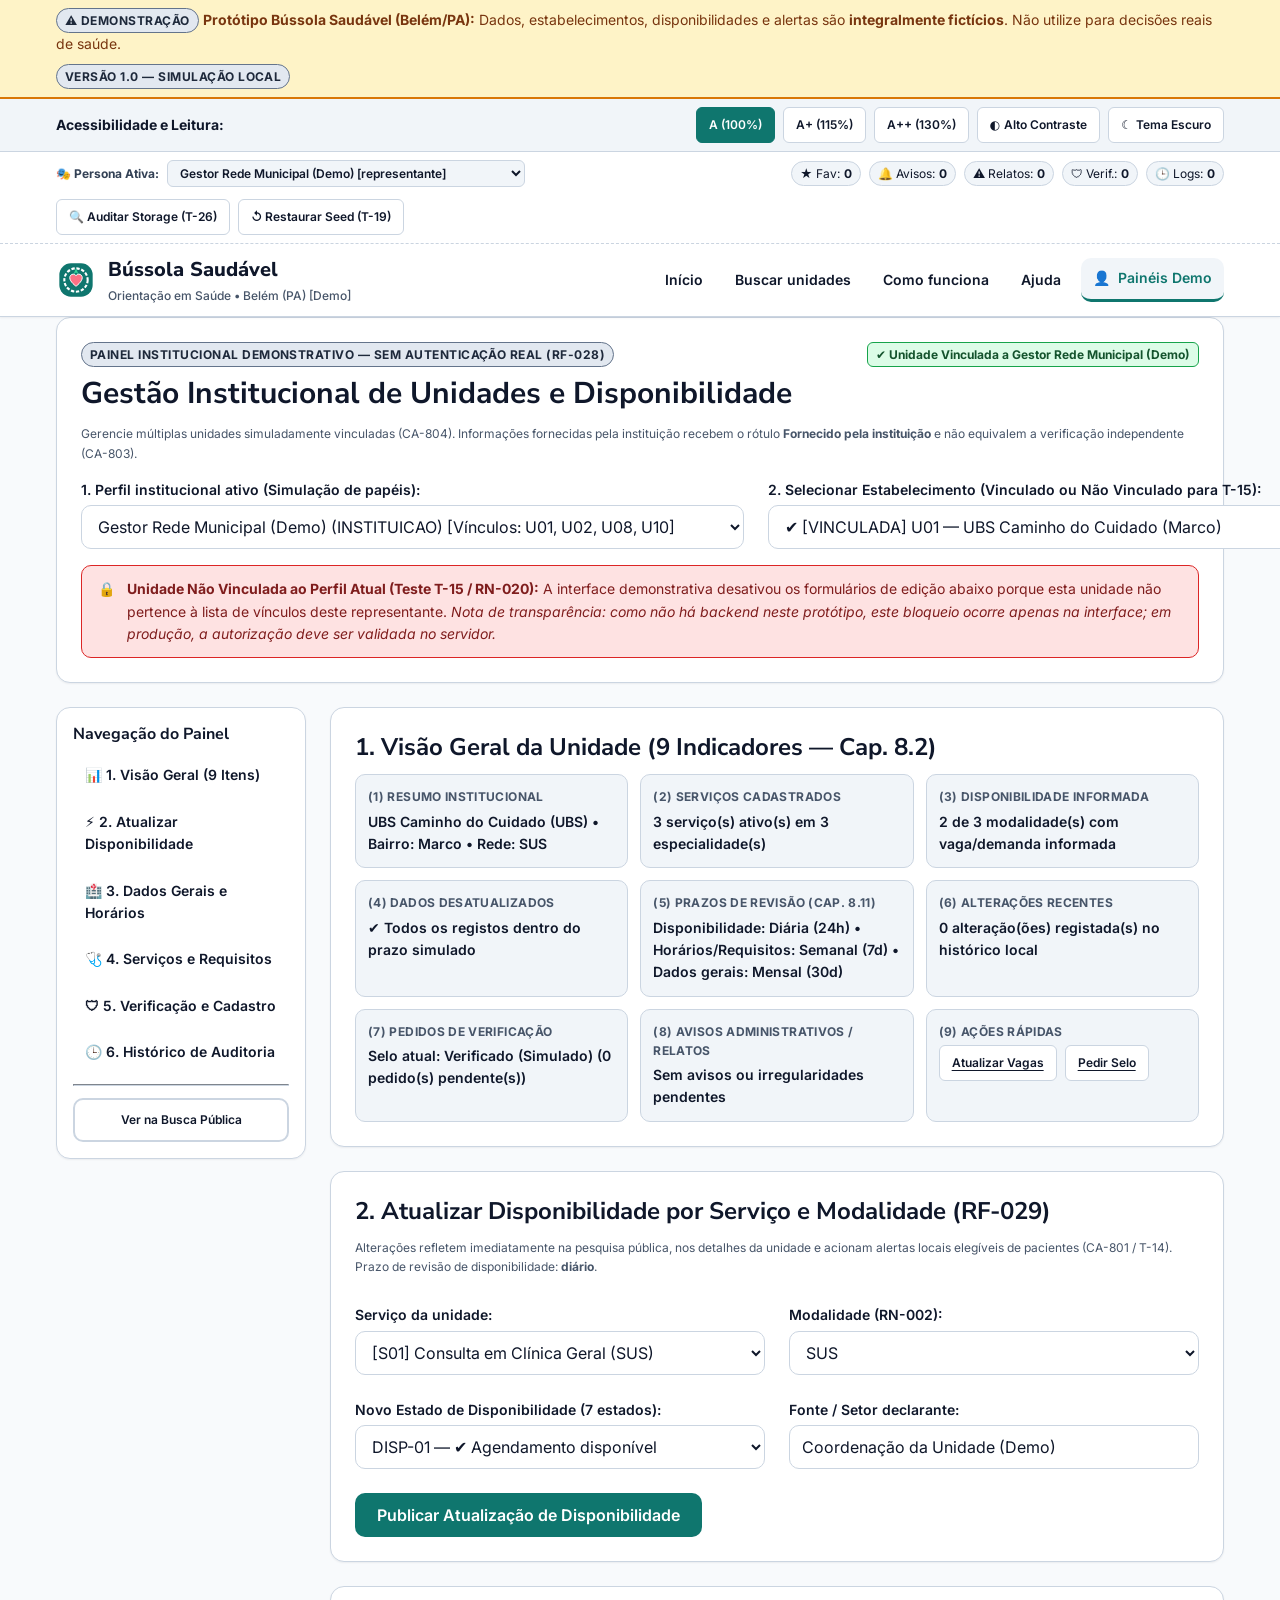
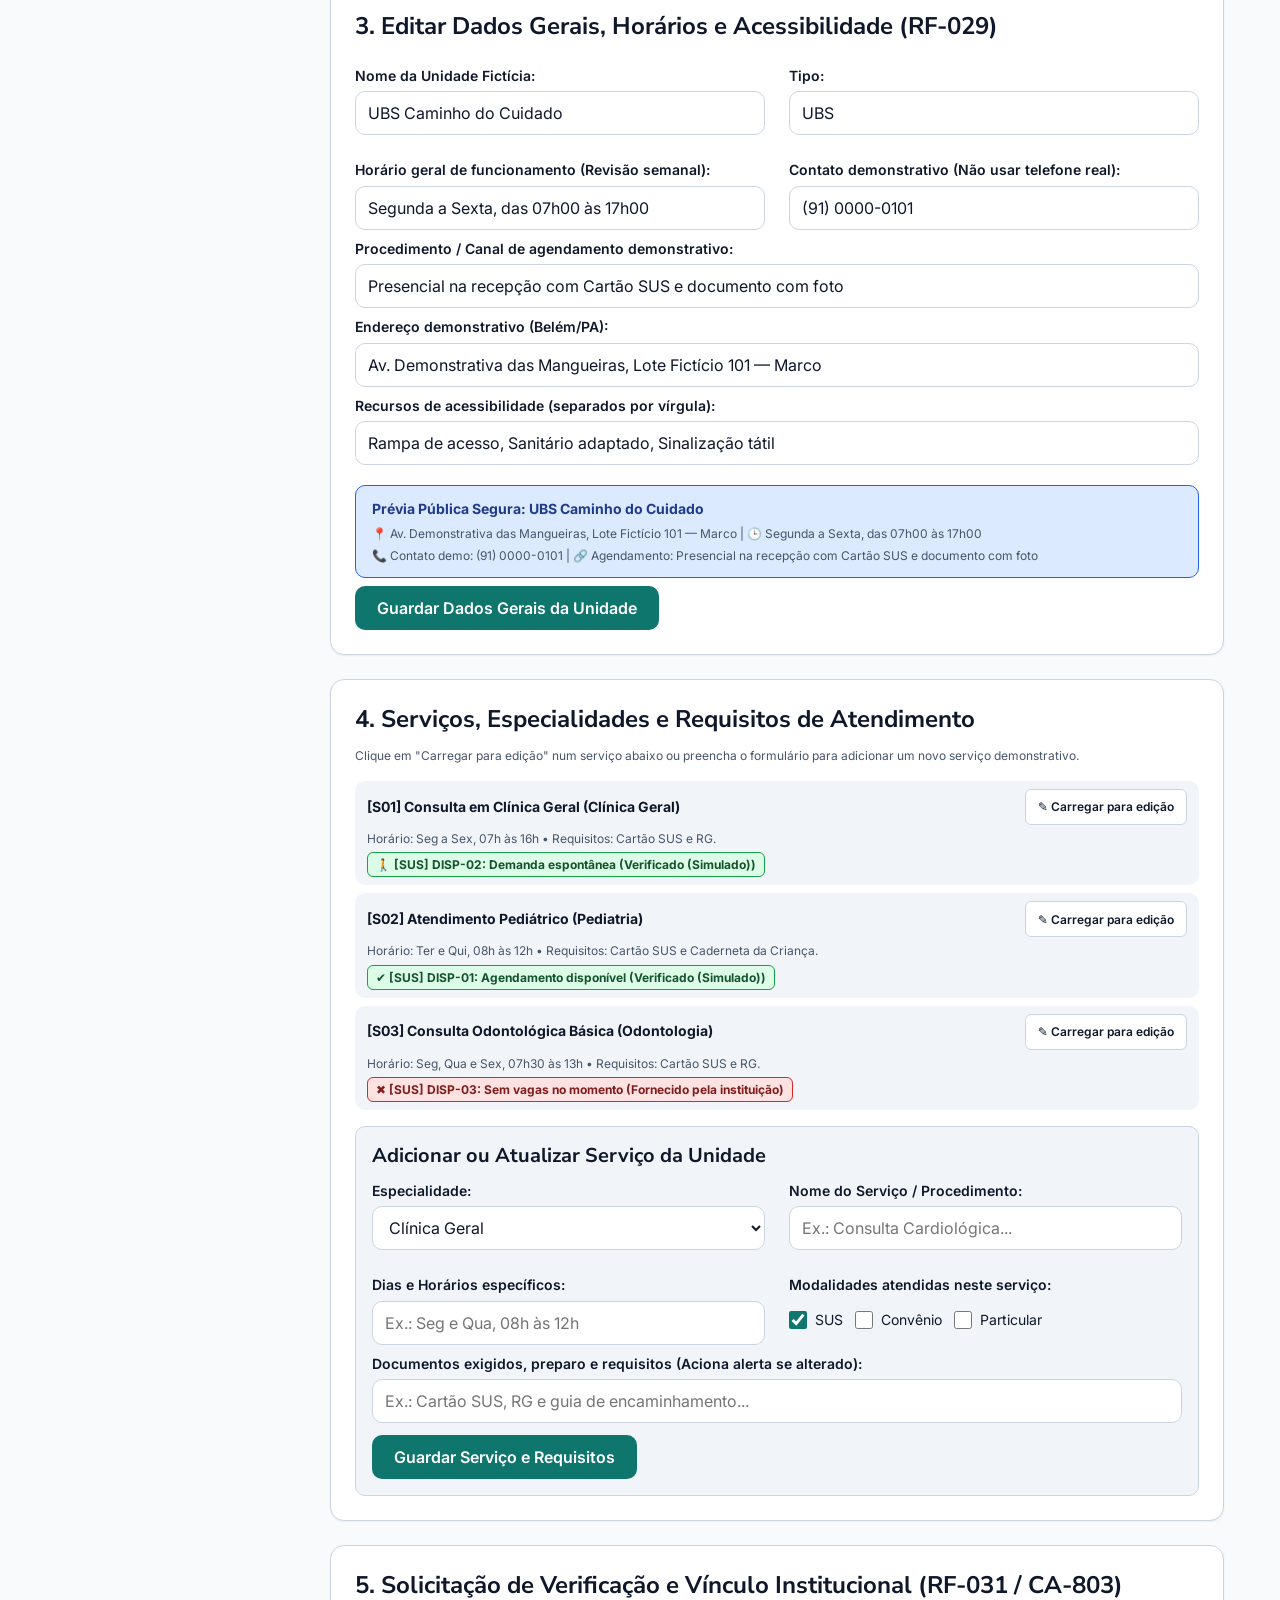
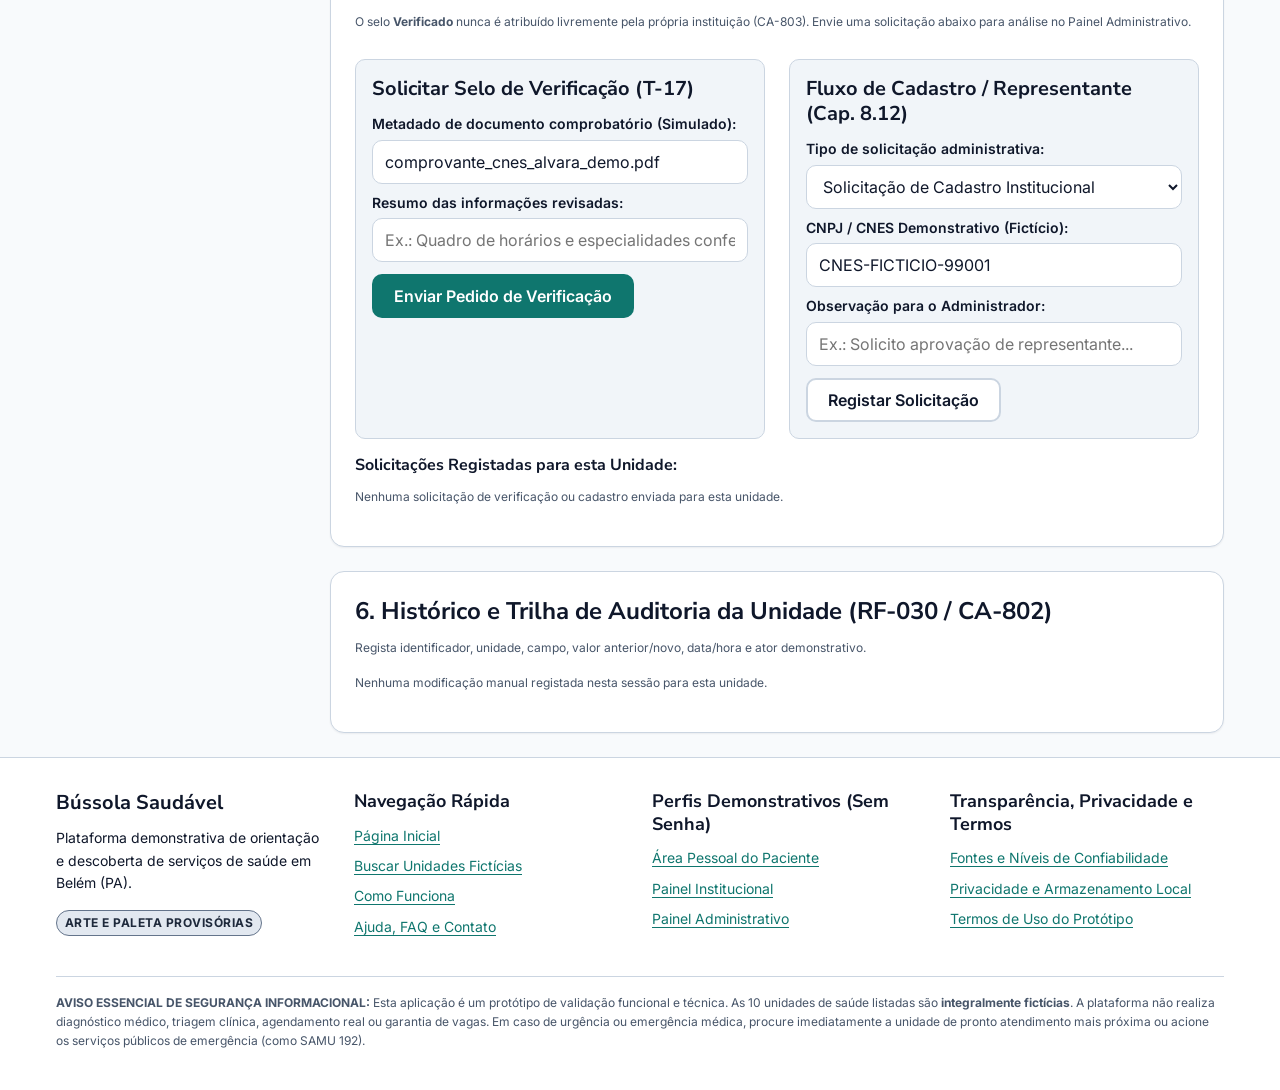
<file: paginas/instituicao.html>
<!DOCTYPE html>
<html lang="pt-BR">
<head>
  <meta charset="UTF-8" />
  <meta name="viewport" content="width=device-width, initial-scale=1.0" />
  <title>Painel Institucional (Simulação) — Bússola Saudável</title>
  <link rel="icon" href="data:image/svg+xml,<svg xmlns='http://www.w3.org/2000/svg' viewBox='0 0 32 32'><circle cx='16' cy='16' r='14' fill='%230F766E'/></svg>" />
  <link href="https://fonts.googleapis.com/css2?family=Inter:wght@400;500;600;700&family=Nunito+Sans:wght@700;800&display=swap" rel="stylesheet">
  <link rel="stylesheet" href="/css/tokens.css" />
  <link rel="stylesheet" href="/css/base.css" />
  <link rel="stylesheet" href="/css/componentes.css" />
  <link rel="stylesheet" href="/css/responsivo.css" />
</head>
<body data-page="instituicao">
  <div id="app-header"></div>

  <main id="conteudo-principal" class="container" tabindex="-1">
    <div id="aviso-armazenamento" class="orientation-banner" role="status" hidden></div>
    <div id="feedback-painel-institucional" role="status" aria-live="polite" hidden></div>

    <!-- Topo: Seleção de Representante Institucional e Alternância de Unidade (RF-028 / CA-804) -->
    <section class="card" aria-labelledby="titulo-painel-inst">
      <div style="display: flex; flex-wrap: wrap; justify-content: space-between; align-items: center; gap: var(--space-2);">
        <span class="demo-badge">PAINEL INSTITUCIONAL DEMONSTRATIVO — SEM AUTENTICAÇÃO REAL (RF-028)</span>
        <span id="inst-status-vinculo" class="status-pill status-pill--available"></span>
      </div>

      <h1 id="titulo-painel-inst" style="margin-top: var(--space-2);">Gestão Institucional de Unidades e Disponibilidade</h1>
      <p class="form-hint">
        Gerencie múltiplas unidades simuladamente vinculadas (CA-804). Informações fornecidas pela instituição recebem o rótulo <strong>Fornecido pela instituição</strong> e não equivalem a verificação independente (CA-803).
      </p>

      <div class="two-col-grid" style="margin-top: var(--space-3);">
        <div class="form-group">
          <label for="inst-select-persona" class="form-label">1. Perfil institucional ativo (Simulação de papéis):</label>
          <select id="inst-select-persona" class="form-select"></select>
        </div>
        <div class="form-group">
          <label for="inst-select-unidade" class="form-label">2. Selecionar Estabelecimento (Vinculado ou Não Vinculado para T-15):</label>
          <select id="inst-select-unidade" class="form-select"></select>
        </div>
      </div>

      <!-- Aviso de bloqueio quando selecionada unidade não vinculada (T-15 / RN-020) -->
      <div id="inst-aviso-bloqueio-t15" class="emergency-strip" style="margin-top: var(--space-4); margin-bottom: 0;" hidden>
        <span aria-hidden="true">🔒</span>
        <div>
          <strong>Unidade Não Vinculada ao Perfil Atual (Teste T-15 / RN-020):</strong>
          A interface demonstrativa desativou os formulários de edição abaixo porque esta unidade não pertence à lista de vínculos deste representante. <em>Nota de transparência: como não há backend neste protótipo, este bloqueio ocorre apenas na interface; em produção, a autorização deve ser validada no servidor.</em>
        </div>
      </div>
    </section>

    <!-- Layout Híbrido: Barra Lateral + Conteúdo Principal (Cap. 8.1) -->
    <div class="panel-hybrid-layout">
      <aside class="panel-sidebar" aria-label="Menu do Painel Institucional">
        <h2 style="font-size: var(--fs-base); margin-bottom: 0;">Navegação do Painel</h2>
        <ul class="panel-sidebar__nav">
          <li><a href="#sec-visao-geral" class="panel-sidebar__link">📊 1. Visão Geral (9 Itens)</a></li>
          <li><a href="#sec-disponibilidade" class="panel-sidebar__link">⚡ 2. Atualizar Disponibilidade</a></li>
          <li><a href="#sec-dados-gerais" class="panel-sidebar__link">🏥 3. Dados Gerais e Horários</a></li>
          <li><a href="#sec-servicos-requisitos" class="panel-sidebar__link">🩺 4. Serviços e Requisitos</a></li>
          <li><a href="#sec-verificacao-cadastro" class="panel-sidebar__link">🛡 5. Verificação e Cadastro</a></li>
          <li><a href="#sec-historico-auditoria" class="panel-sidebar__link">🕒 6. Histórico de Auditoria</a></li>
        </ul>
        <hr style="margin: var(--space-3) 0; border-color: var(--border-color);" />
        <a href="/paginas/busca.html" class="btn btn--secondary" style="width: 100%; font-size: var(--fs-xs);">Ver na Busca Pública</a>
      </aside>

      <div>
        <!-- Seção 1: Visão Geral com os 9 Itens Obrigatórios (Cap. 8.2) -->
        <section id="sec-visao-geral" class="card" aria-labelledby="titulo-ov-9">
          <h2 id="titulo-ov-9">1. Visão Geral da Unidade (9 Indicadores — Cap. 8.2)</h2>
          <div class="overview-nine-grid">
            <div class="overview-item">
              <div class="overview-item__title">(1) Resumo Institucional</div>
              <p id="ov-1-resumo" class="overview-item__content"></p>
            </div>
            <div class="overview-item">
              <div class="overview-item__title">(2) Serviços Cadastrados</div>
              <p id="ov-2-servicos" class="overview-item__content"></p>
            </div>
            <div class="overview-item">
              <div class="overview-item__title">(3) Disponibilidade Informada</div>
              <p id="ov-3-disponibilidade" class="overview-item__content"></p>
            </div>
            <div class="overview-item">
              <div class="overview-item__title">(4) Dados Desatualizados</div>
              <p id="ov-4-desatualizados" class="overview-item__content"></p>
            </div>
            <div class="overview-item">
              <div class="overview-item__title">(5) Prazos de Revisão (Cap. 8.11)</div>
              <p id="ov-5-revisoes" class="overview-item__content"></p>
            </div>
            <div class="overview-item">
              <div class="overview-item__title">(6) Alterações Recentes</div>
              <p id="ov-6-alteracoes" class="overview-item__content"></p>
            </div>
            <div class="overview-item">
              <div class="overview-item__title">(7) Pedidos de Verificação</div>
              <p id="ov-7-verificacao" class="overview-item__content"></p>
            </div>
            <div class="overview-item">
              <div class="overview-item__title">(8) Avisos Administrativos / Relatos</div>
              <p id="ov-8-avisos" class="overview-item__content"></p>
            </div>
            <div class="overview-item">
              <div class="overview-item__title">(9) Ações Rápidas</div>
              <div style="display: flex; gap: var(--space-2); flex-wrap: wrap; margin-top: 4px;">
                <a href="#sec-disponibilidade" class="btn-a11y">Atualizar Vagas</a>
                <a href="#sec-verificacao-cadastro" class="btn-a11y">Pedir Selo</a>
              </div>
            </div>
          </div>
        </section>

        <!-- Seção 2: Atualizar Disponibilidade por Serviço e Modalidade (RF-029 / CA-801 / T-14) -->
        <section id="sec-disponibilidade" class="card" aria-labelledby="titulo-disp-inst">
          <h2 id="titulo-disp-inst">2. Atualizar Disponibilidade por Serviço e Modalidade (RF-029)</h2>
          <p class="form-hint">
            Alterações refletem imediatamente na pesquisa pública, nos detalhes da unidade e acionam alertas locais elegíveis de pacientes (CA-801 / T-14). Prazo de revisão de disponibilidade: <strong>diário</strong>.
          </p>

          <fieldset class="fieldset-edicao-institucional">
            <form id="form-atualizar-disponibilidade" class="two-col-grid" style="margin-top: var(--space-3);">
              <div class="form-group">
                <label for="form-disp-servico" class="form-label">Serviço da unidade:</label>
                <select id="form-disp-servico" class="form-select" required></select>
              </div>
              <div class="form-group">
                <label for="form-disp-modalidade" class="form-label">Modalidade (RN-002):</label>
                <select id="form-disp-modalidade" class="form-select" required>
                  <option value="SUS">SUS</option>
                  <option value="Convênio">Convênio</option>
                  <option value="Particular">Particular</option>
                </select>
              </div>
              <div class="form-group">
                <label for="form-disp-estado" class="form-label">Novo Estado de Disponibilidade (7 estados):</label>
                <select id="form-disp-estado" class="form-select" required></select>
              </div>
              <div class="form-group">
                <label for="form-disp-fonte" class="form-label">Fonte / Setor declarante:</label>
                <input type="text" id="form-disp-fonte" class="form-input" value="Coordenação da Unidade (Demo)" required maxlength="80" />
              </div>
              <div style="grid-column: 1 / -1;">
                <button type="submit" class="btn btn--primary">Publicar Atualização de Disponibilidade</button>
              </div>
            </form>
          </fieldset>
        </section>

        <!-- Seção 3: Editar Dados Institucionais, Horários e Acessibilidade com Prévia (RF-029) -->
        <section id="sec-dados-gerais" class="card" aria-labelledby="titulo-dados-inst">
          <h2 id="titulo-dados-inst">3. Editar Dados Gerais, Horários e Acessibilidade (RF-029)</h2>
          <fieldset class="fieldset-edicao-institucional">
            <form id="form-editar-unidade" class="service-list" style="margin-top: var(--space-3);">
              <div class="two-col-grid">
                <div class="form-group">
                  <label for="edit-unidade-nome" class="form-label">Nome da Unidade Fictícia:</label>
                  <input type="text" id="edit-unidade-nome" class="form-input" disabled />
                </div>
                <div class="form-group">
                  <label for="edit-unidade-tipo" class="form-label">Tipo:</label>
                  <input type="text" id="edit-unidade-tipo" class="form-input" disabled />
                </div>
                <div class="form-group">
                  <label for="edit-unidade-horario" class="form-label">Horário geral de funcionamento (Revisão semanal):</label>
                  <input type="text" id="edit-unidade-horario" class="form-input" required maxlength="120" />
                </div>
                <div class="form-group">
                  <label for="edit-unidade-contato" class="form-label">Contato demonstrativo (Não usar telefone real):</label>
                  <input type="text" id="edit-unidade-contato" class="form-input" maxlength="80" />
                </div>
              </div>

              <div class="form-group">
                <label for="edit-unidade-agendamento" class="form-label">Procedimento / Canal de agendamento demonstrativo:</label>
                <input type="text" id="edit-unidade-agendamento" class="form-input" maxlength="160" />
              </div>

              <div class="form-group">
                <label for="edit-unidade-endereco" class="form-label">Endereço demonstrativo (Belém/PA):</label>
                <input type="text" id="edit-unidade-endereco" class="form-input" required maxlength="160" />
              </div>

              <div class="form-group">
                <label for="edit-unidade-acessibilidade" class="form-label">Recursos de acessibilidade (separados por vírgula):</label>
                <input type="text" id="edit-unidade-acessibilidade" class="form-input" maxlength="200" />
              </div>

              <!-- Prévia antes de salvar (RF-029) -->
              <div id="previa-cartao-institucional" class="orientation-banner" aria-live="polite"></div>

              <div>
                <button type="submit" class="btn btn--primary">Guardar Dados Gerais da Unidade</button>
              </div>
            </form>
          </fieldset>
        </section>

        <!-- Seção 4: Gestão de Serviços e Requisitos de Atendimento (RF-029) -->
        <section id="sec-servicos-requisitos" class="card" aria-labelledby="titulo-servicos-inst">
          <h2 id="titulo-servicos-inst">4. Serviços, Especialidades e Requisitos de Atendimento</h2>
          <p class="form-hint">Clique em "Carregar para edição" num serviço abaixo ou preencha o formulário para adicionar um novo serviço demonstrativo.</p>

          <div id="inst-lista-servicos" class="service-list" style="margin-bottom: var(--space-4);"></div>

          <fieldset class="fieldset-edicao-institucional">
            <form id="form-salvar-servico" class="filter-fieldset" style="padding: var(--space-4);">
              <h3>Adicionar ou Atualizar Serviço da Unidade</h3>
              <input type="hidden" id="form-srv-id-edicao" value="" />

              <div class="two-col-grid" style="margin-top: var(--space-2);">
                <div class="form-group">
                  <label for="form-srv-especialidade" class="form-label">Especialidade:</label>
                  <select id="form-srv-especialidade" class="form-select" required></select>
                </div>
                <div class="form-group">
                  <label for="form-srv-nome" class="form-label">Nome do Serviço / Procedimento:</label>
                  <input type="text" id="form-srv-nome" class="form-input" placeholder="Ex.: Consulta Cardiológica..." required maxlength="100" />
                </div>
                <div class="form-group">
                  <label for="form-srv-horarios" class="form-label">Dias e Horários específicos:</label>
                  <input type="text" id="form-srv-horarios" class="form-input" placeholder="Ex.: Seg e Qua, 08h às 12h" required maxlength="80" />
                </div>
                <div class="form-group">
                  <span class="form-label">Modalidades atendidas neste serviço:</span>
                  <div style="display: flex; gap: var(--space-3); margin-top: 6px;">
                    <label class="filter-check-label"><input type="checkbox" name="srv-mod" value="SUS" checked /> SUS</label>
                    <label class="filter-check-label"><input type="checkbox" name="srv-mod" value="Convênio" /> Convênio</label>
                    <label class="filter-check-label"><input type="checkbox" name="srv-mod" value="Particular" /> Particular</label>
                  </div>
                </div>
              </div>

              <div class="form-group" style="margin-top: var(--space-2);">
                <label for="form-srv-requisitos" class="form-label">Documentos exigidos, preparo e requisitos (Aciona alerta se alterado):</label>
                <input type="text" id="form-srv-requisitos" class="form-input" placeholder="Ex.: Cartão SUS, RG e guia de encaminhamento..." required maxlength="220" />
              </div>

              <div style="margin-top: var(--space-3);">
                <button type="submit" class="btn btn--primary">Guardar Serviço e Requisitos</button>
              </div>
            </form>
          </fieldset>
        </section>

        <!-- Seção 5: Solicitação de Verificação e Cadastro Institucional (RF-031 / Cap. 8.10 / Cap. 8.12 / CA-803 / T-17) -->
        <section id="sec-verificacao-cadastro" class="card" aria-labelledby="titulo-verif-inst">
          <h2 id="titulo-verif-inst">5. Solicitação de Verificação e Vínculo Institucional (RF-031 / CA-803)</h2>
          <p class="form-hint">
            O selo <strong>Verificado</strong> nunca é atribuído livremente pela própria instituição (CA-803). Envie uma solicitação abaixo para análise no Painel Administrativo.
          </p>

          <fieldset class="fieldset-edicao-institucional">
            <div class="two-col-grid" style="margin-top: var(--space-3);">
              <form id="form-solicitar-verificacao" class="filter-fieldset" style="padding: var(--space-4);">
                <h3>Solicitar Selo de Verificação (T-17)</h3>
                <div class="form-group" style="margin-top: var(--space-2);">
                  <label for="verif-doc-meta" class="form-label">Metadado de documento comprobatório (Simulado):</label>
                  <input type="text" id="verif-doc-meta" class="form-input" value="comprovante_cnes_alvara_demo.pdf" required maxlength="80" />
                </div>
                <div class="form-group" style="margin-top: var(--space-2);">
                  <label for="verif-justificativa" class="form-label">Resumo das informações revisadas:</label>
                  <input type="text" id="verif-justificativa" class="form-input" placeholder="Ex.: Quadro de horários e especialidades conferido..." required maxlength="160" />
                </div>
                <button type="submit" class="btn btn--primary" style="margin-top: var(--space-3);">Enviar Pedido de Verificação</button>
              </form>

              <form id="form-solicitar-vinculo" class="filter-fieldset" style="padding: var(--space-4);">
                <h3>Fluxo de Cadastro / Representante (Cap. 8.12)</h3>
                <div class="form-group" style="margin-top: var(--space-2);">
                  <label for="vinc-tipo-pedido" class="form-label">Tipo de solicitação administrativa:</label>
                  <select id="vinc-tipo-pedido" class="form-select">
                    <option value="CADASTRO_UNIDADE">Solicitação de Cadastro Institucional</option>
                    <option value="VINCULO_REPRESENTANTE">Comprovação de Vínculo de Representante</option>
                    <option value="DOCUMENTACAO_ADICIONAL">Envio de Documentação Adicional</option>
                  </select>
                </div>
                <div class="form-group" style="margin-top: var(--space-2);">
                  <label for="vinc-cnes-demo" class="form-label">CNPJ / CNES Demonstrativo (Fictício):</label>
                  <input type="text" id="vinc-cnes-demo" class="form-input" value="CNES-FICTICIO-99001" required maxlength="40" />
                </div>
                <div class="form-group" style="margin-top: var(--space-2);">
                  <label for="vinc-observacao" class="form-label">Observação para o Administrador:</label>
                  <input type="text" id="vinc-observacao" class="form-input" placeholder="Ex.: Solicito aprovação de representante..." required maxlength="160" />
                </div>
                <button type="submit" class="btn btn--secondary" style="margin-top: var(--space-3);">Registar Solicitação</button>
              </form>
            </div>
          </fieldset>

          <h3 style="margin-top: var(--space-4); font-size: var(--fs-base);">Solicitações Registadas para esta Unidade:</h3>
          <div id="inst-lista-verificacoes" class="service-list" style="margin-top: var(--space-2);"></div>
        </section>

        <!-- Seção 6: Histórico de Alterações da Unidade (RF-030 / CA-802) -->
        <section id="sec-historico-auditoria" class="card" aria-labelledby="titulo-hist-inst">
          <h2 id="titulo-hist-inst">6. Histórico e Trilha de Auditoria da Unidade (RF-030 / CA-802)</h2>
          <p class="form-hint">Regista identificador, unidade, campo, valor anterior/novo, data/hora e ator demonstrativo.</p>
          <div id="inst-lista-historico" class="service-list" style="margin-top: var(--space-3);"></div>
        </section>
      </div>
    </div>
  </main>

  <div id="app-footer"></div>
  <script type="module" src="/js/app.js"></script>
</body>
</html>
</file>
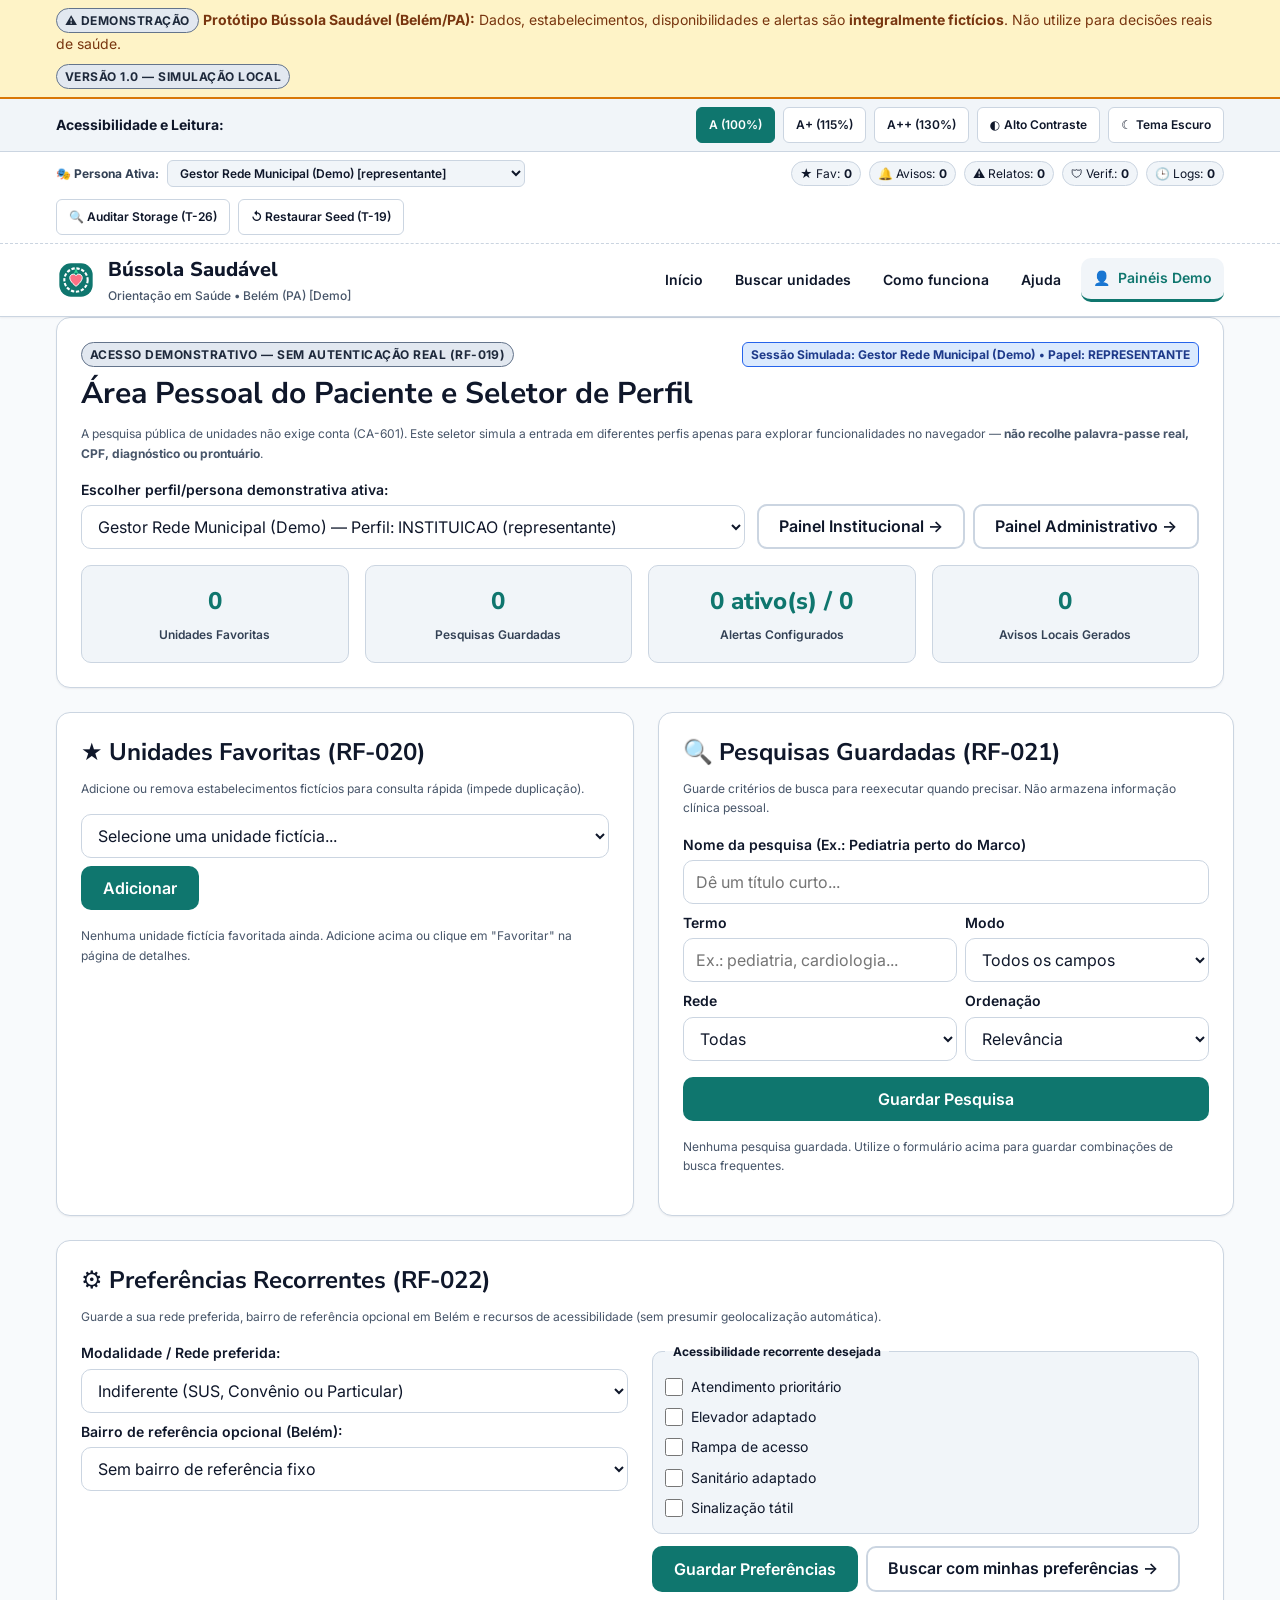
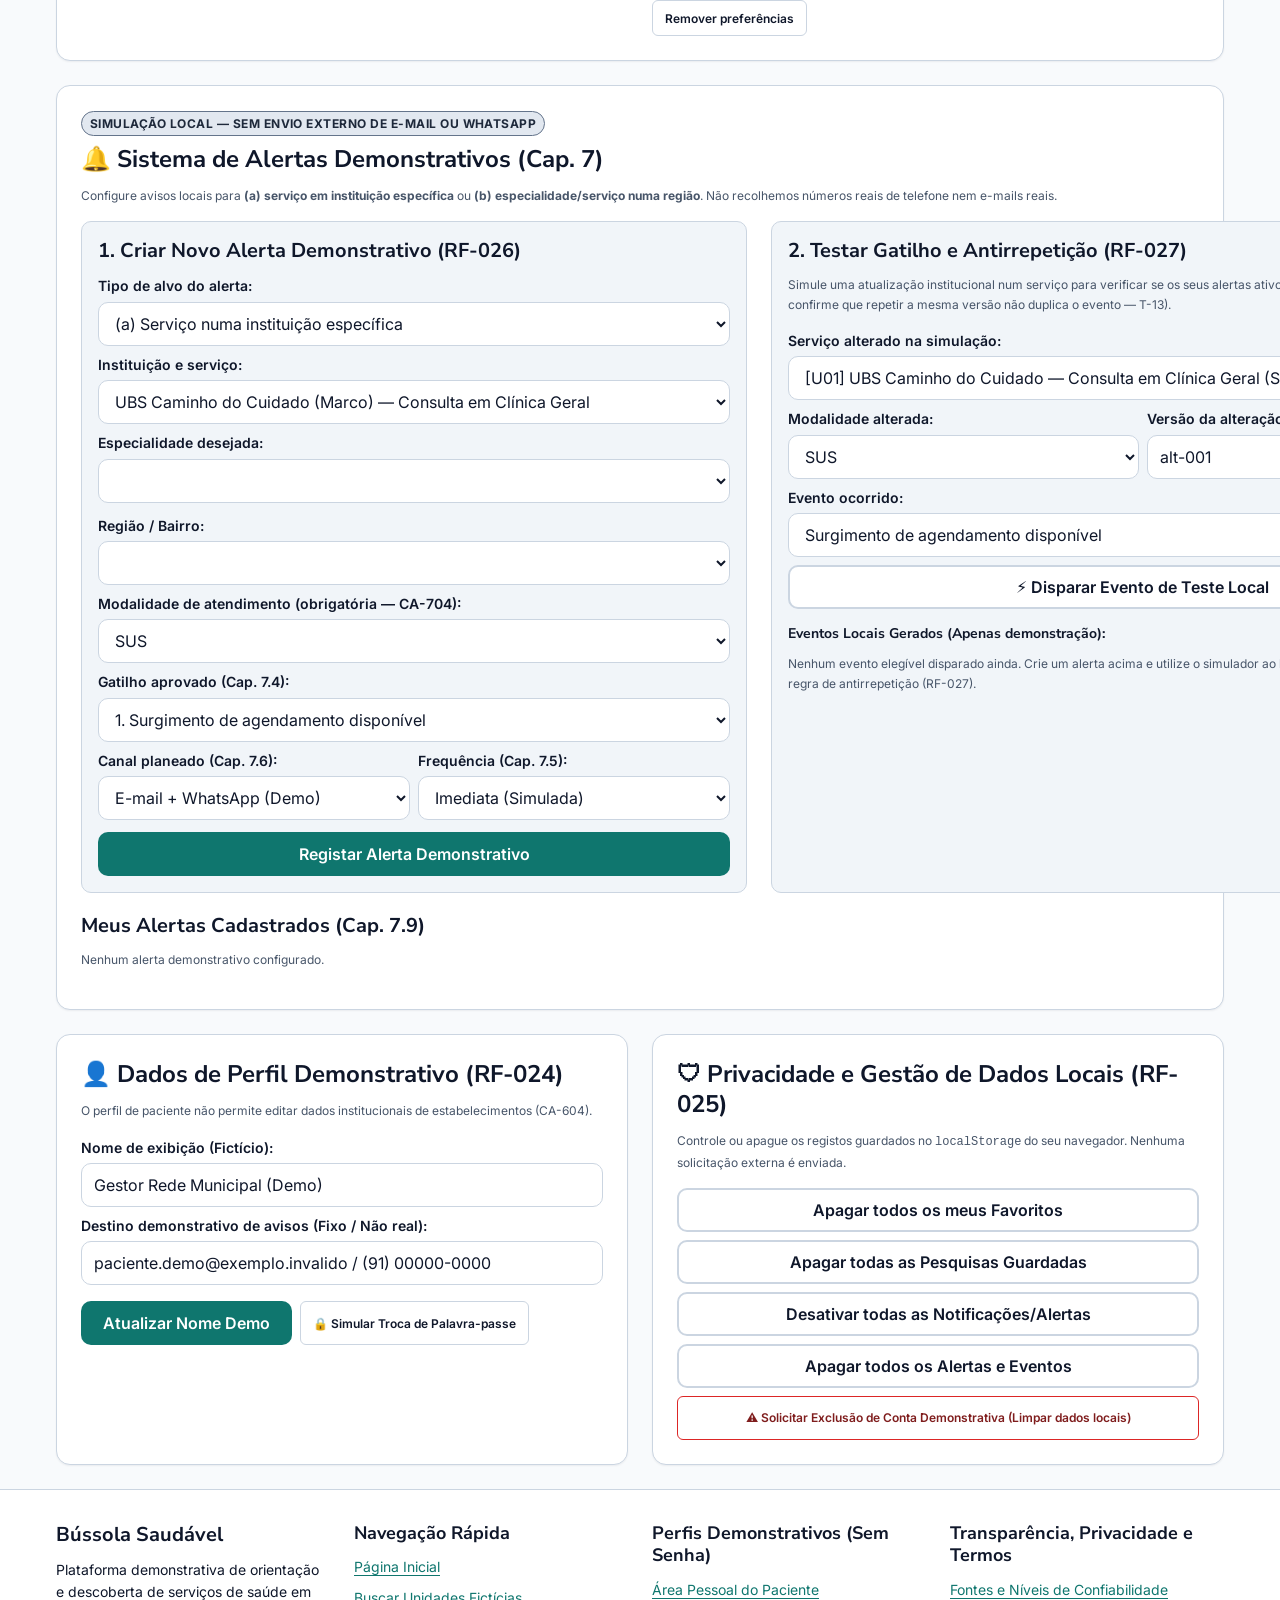
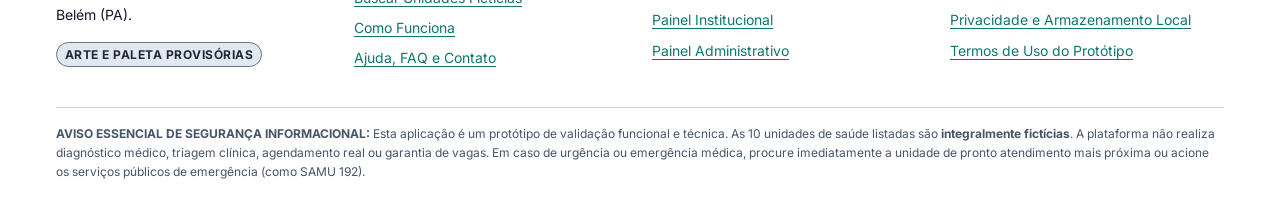
<file: paginas/paciente.html>
<!DOCTYPE html>
<html lang="pt-BR">
<head>
  <meta charset="UTF-8" />
  <meta name="viewport" content="width=device-width, initial-scale=1.0" />
  <title>Área Pessoal do Paciente e Alertas (Demo) — Bússola Saudável</title>
  <link rel="icon" href="data:image/svg+xml,<svg xmlns='http://www.w3.org/2000/svg' viewBox='0 0 32 32'><circle cx='16' cy='16' r='14' fill='%230F766E'/></svg>" />
  <link href="https://fonts.googleapis.com/css2?family=Inter:wght@400;500;600;700&family=Nunito+Sans:wght@700;800&display=swap" rel="stylesheet">
  <link rel="stylesheet" href="/css/tokens.css" />
  <link rel="stylesheet" href="/css/base.css" />
  <link rel="stylesheet" href="/css/componentes.css" />
  <link rel="stylesheet" href="/css/responsivo.css" />
</head>
<body data-page="paciente">
  <div id="app-header"></div>

  <main id="conteudo-principal" class="container" tabindex="-1">
    <div id="aviso-armazenamento" class="orientation-banner" role="status" hidden></div>
    <div id="feedback-area-paciente" role="status" aria-live="polite" hidden></div>

    <!-- 1. Login Demonstrativo por Seleção de Persona (RF-019 / Cap. 13.8) -->
    <section class="card" aria-labelledby="titulo-login-demo">
      <div style="display: flex; flex-wrap: wrap; justify-content: space-between; align-items: center; gap: var(--space-2);">
        <span class="demo-badge">Acesso demonstrativo — sem autenticação real (RF-019)</span>
        <span id="resumo-persona-ativa" class="status-pill status-pill--info"></span>
      </div>

      <h1 id="titulo-login-demo" style="margin-top: var(--space-2);">Área Pessoal do Paciente e Seletor de Perfil</h1>
      <p class="form-hint">
        A pesquisa pública de unidades não exige conta (CA-601). Este seletor simula a entrada em diferentes perfis apenas para explorar funcionalidades no navegador — <strong>não recolhe palavra-passe real, CPF, diagnóstico ou prontuário</strong>.
      </p>

      <div class="search-form" style="grid-template-columns: 2fr auto; margin-top: var(--space-3);">
        <div class="form-group">
          <label for="select-persona-ativa" class="form-label">Escolher perfil/persona demonstrativa ativa:</label>
          <select id="select-persona-ativa" class="form-select"></select>
        </div>
        <div style="display: flex; gap: var(--space-2); flex-wrap: wrap;">
          <a href="/paginas/instituicao.html" class="btn btn--secondary">Painel Institucional →</a>
          <a href="/paginas/administracao.html" class="btn btn--secondary">Painel Administrativo →</a>
        </div>
      </div>

      <!-- Dashboard Resumo (Cap. 6.2) -->
      <div class="patient-metrics-grid" aria-label="Resumo da conta demonstrativa">
        <div class="metric-box">
          <span id="dash-count-favoritos" class="metric-box__value">0</span>
          <span class="metric-box__label">Unidades Favoritas</span>
        </div>
        <div class="metric-box">
          <span id="dash-count-pesquisas" class="metric-box__value">0</span>
          <span class="metric-box__label">Pesquisas Guardadas</span>
        </div>
        <div class="metric-box">
          <span id="dash-count-alertas" class="metric-box__value">0</span>
          <span class="metric-box__label">Alertas Configurados</span>
        </div>
        <div class="metric-box">
          <span id="dash-count-eventos" class="metric-box__value">0</span>
          <span class="metric-box__label">Avisos Locais Gerados</span>
        </div>
      </div>
    </section>

    <div class="two-col-grid">
      <!-- 2. Favoritos (RF-020) -->
      <section class="card" aria-labelledby="titulo-favoritos">
        <h2 id="titulo-favoritos">★ Unidades Favoritas (RF-020)</h2>
        <p class="form-hint">Adicione ou remova estabelecimentos fictícios para consulta rápida (impede duplicação).</p>

        <form id="form-adicionar-favorito" style="display: flex; gap: var(--space-2); margin-bottom: var(--space-4); flex-wrap: wrap;">
          <label for="fav-select-unidade" class="sr-only">Selecionar unidade para favoritar</label>
          <select id="fav-select-unidade" class="form-select" style="flex: 1;" required></select>
          <button type="submit" class="btn btn--primary">Adicionar</button>
        </form>

        <div id="lista-favoritos-paciente" class="service-list"></div>
      </section>

      <!-- 3. Pesquisas Guardadas (RF-021) -->
      <section class="card" aria-labelledby="titulo-pesquisas">
        <h2 id="titulo-pesquisas">🔍 Pesquisas Guardadas (RF-021)</h2>
        <p class="form-hint">Guarde critérios de busca para reexecutar quando precisar. Não armazena informação clínica pessoal.</p>

        <form id="form-salvar-pesquisa" class="service-list" style="margin-bottom: var(--space-4);">
          <div class="form-group">
            <label for="pesq-nome" class="form-label">Nome da pesquisa (Ex.: Pediatria perto do Marco)</label>
            <input type="text" id="pesq-nome" class="form-input" placeholder="Dê um título curto..." required maxlength="60" />
          </div>
          <div style="display: grid; grid-template-columns: 1fr 1fr; gap: var(--space-2);">
            <div class="form-group">
              <label for="pesq-termo" class="form-label">Termo</label>
              <input type="text" id="pesq-termo" class="form-input" placeholder="Ex.: pediatria, cardiologia..." />
            </div>
            <div class="form-group">
              <label for="pesq-modo" class="form-label">Modo</label>
              <select id="pesq-modo" class="form-select">
                <option value="todos">Todos os campos</option>
                <option value="especialidade">Especialidade</option>
                <option value="servico">Serviço</option>
                <option value="bairro">Bairro</option>
              </select>
            </div>
            <div class="form-group">
              <label for="pesq-rede" class="form-label">Rede</label>
              <select id="pesq-rede" class="form-select">
                <option value="TODAS">Todas</option>
                <option value="SUS">SUS</option>
                <option value="Convênio">Convênio</option>
                <option value="Particular">Particular</option>
              </select>
            </div>
            <div class="form-group">
              <label for="pesq-ordenacao" class="form-label">Ordenação</label>
              <select id="pesq-ordenacao" class="form-select">
                <option value="relevancia">Relevância</option>
                <option value="disponibilidade">Disponibilidade informada</option>
                <option value="verificacao">Verificação mais recente</option>
                <option value="alfabetica">Alfabética (A–Z)</option>
              </select>
            </div>
          </div>
          <button type="submit" class="btn btn--primary" style="margin-top: var(--space-2);">Guardar Pesquisa</button>
        </form>

        <div id="lista-pesquisas-salvas" class="service-list"></div>
      </section>
    </div>

    <!-- 4. Preferências de Busca do Paciente (RF-022) -->
    <section class="card" aria-labelledby="titulo-preferencias">
      <h2 id="titulo-preferencias">⚙ Preferências Recorrentes (RF-022)</h2>
      <p class="form-hint">Guarde a sua rede preferida, bairro de referência opcional em Belém e recursos de acessibilidade (sem presumir geolocalização automática).</p>

      <form id="form-preferencias-paciente" class="two-col-grid" style="margin-top: var(--space-3);">
        <div class="service-list">
          <div class="form-group">
            <label for="pref-rede" class="form-label">Modalidade / Rede preferida:</label>
            <select id="pref-rede" class="form-select">
              <option value="TODAS">Indiferente (SUS, Convênio ou Particular)</option>
              <option value="SUS">SUS</option>
              <option value="Convênio">Convênio</option>
              <option value="Particular">Particular</option>
            </select>
          </div>
          <div class="form-group">
            <label for="pref-bairro-referencia" class="form-label">Bairro de referência opcional (Belém):</label>
            <select id="pref-bairro-referencia" class="form-select"></select>
          </div>
        </div>

        <div>
          <fieldset class="filter-fieldset">
            <legend>Acessibilidade recorrente desejada</legend>
            <div id="pref-acessibilidade-opcoes" class="filter-options-scroll"></div>
          </fieldset>
          <div style="display: flex; flex-wrap: wrap; gap: var(--space-2); margin-top: var(--space-3);">
            <button type="submit" class="btn btn--primary">Guardar Preferências</button>
            <a id="btn-aplicar-preferencias-busca" href="/paginas/busca.html" class="btn btn--secondary">Buscar com minhas preferências →</a>
            <button type="button" id="btn-limpar-preferencias" class="btn-a11y">Remover preferências</button>
          </div>
        </div>
      </form>
    </section>

    <!-- 5. Sistema de Alertas Demonstrativos (Cap. 7 / RF-023 / RF-026 / RF-027) -->
    <section class="card" aria-labelledby="titulo-sistema-alertas">
      <span class="demo-badge">SIMULAÇÃO LOCAL — SEM ENVIO EXTERNO DE E-MAIL OU WHATSAPP</span>
      <h2 id="titulo-sistema-alertas" style="margin-top: var(--space-2);">🔔 Sistema de Alertas Demonstrativos (Cap. 7)</h2>
      <p class="form-hint">
        Configure avisos locais para <strong>(a) serviço em instituição específica</strong> ou <strong>(b) especialidade/serviço numa região</strong>. Não recolhemos números reais de telefone nem e-mails reais.
      </p>

      <div class="two-col-grid" style="margin-top: var(--space-4);">
        <!-- Cadastro de Alerta (RF-026) -->
        <form id="form-criar-alerta" class="filter-fieldset" style="padding: var(--space-4);">
          <h3>1. Criar Novo Alerta Demonstrativo (RF-026)</h3>

          <div class="form-group" style="margin-top: var(--space-2);">
            <label for="alerta-tipo-alvo" class="form-label">Tipo de alvo do alerta:</label>
            <select id="alerta-tipo-alvo" class="form-select">
              <option value="SERVICO_UNIDADE">(a) Serviço numa instituição específica</option>
              <option value="ESPECIALIDADE_REGIAO">(b) Especialidade/serviço numa região/bairro</option>
            </select>
          </div>

          <div id="grupo-alerta-unidade" class="form-group" style="margin-top: var(--space-2);">
            <label for="alerta-unidade-servico" class="form-label">Instituição e serviço:</label>
            <select id="alerta-unidade-servico" class="form-select"></select>
          </div>

          <div id="grupo-alerta-regiao" class="form-group" style="margin-top: var(--space-2);" hidden>
            <label for="alerta-especialidade" class="form-label">Especialidade desejada:</label>
            <select id="alerta-especialidade" class="form-select"></select>
            <label for="alerta-bairro" class="form-label" style="margin-top: var(--space-2);">Região / Bairro:</label>
            <select id="alerta-bairro" class="form-select"></select>
          </div>

          <div class="form-group" style="margin-top: var(--space-2);">
            <label for="alerta-modalidade" class="form-label">Modalidade de atendimento (obrigatória — CA-704):</label>
            <select id="alerta-modalidade" class="form-select">
              <option value="SUS">SUS</option>
              <option value="Convênio">Convênio</option>
              <option value="Particular">Particular</option>
            </select>
          </div>

          <div class="form-group" style="margin-top: var(--space-2);">
            <label for="alerta-gatilho" class="form-label">Gatilho aprovado (Cap. 7.4):</label>
            <select id="alerta-gatilho" class="form-select">
              <option value="SURGIMENTO_AGENDAMENTO">1. Surgimento de agendamento disponível</option>
              <option value="RETOMADA_SERVICO">2. Retoma de serviço suspenso</option>
              <option value="MUDANCA_REQUISITOS">3. Mudança nos requisitos de atendimento</option>
            </select>
          </div>

          <div style="display: grid; grid-template-columns: 1fr 1fr; gap: var(--space-2); margin-top: var(--space-2);">
            <div class="form-group">
              <label for="alerta-canal" class="form-label">Canal planeado (Cap. 7.6):</label>
              <select id="alerta-canal" class="form-select">
                <option value="ambos">E-mail + WhatsApp (Demo)</option>
                <option value="email">Apenas E-mail (Demo)</option>
                <option value="whatsapp">Apenas WhatsApp (Demo)</option>
              </select>
            </div>
            <div class="form-group">
              <label for="alerta-frequencia" class="form-label">Frequência (Cap. 7.5):</label>
              <select id="alerta-frequencia" class="form-select">
                <option value="imediata">Imediata (Simulada)</option>
                <option value="resumo_diario">Resumo diário (Simulado)</option>
              </select>
            </div>
          </div>

          <button type="submit" class="btn btn--primary" style="margin-top: var(--space-3); width: 100%;">
            Registar Alerta Demonstrativo
          </button>
        </form>

        <!-- Simulador de Eventos Elegíveis e Antirrepetição (RF-027 / T-12 / T-13) -->
        <div class="filter-fieldset" style="padding: var(--space-4);">
          <h3>2. Testar Gatilho e Antirrepetição (RF-027)</h3>
          <p class="form-hint">
            Simule uma atualização institucional num serviço para verificar se os seus alertas ativos geram um aviso local elegível (e confirme que repetir a mesma versão não duplica o evento — T-13).
          </p>

          <form id="form-simular-evento-alerta" class="service-list" style="margin-top: var(--space-2);">
            <div class="form-group">
              <label for="sim-select-servico" class="form-label">Serviço alterado na simulação:</label>
              <select id="sim-select-servico" class="form-select"></select>
            </div>

            <div style="display: grid; grid-template-columns: 1fr 1fr; gap: var(--space-2);">
              <div class="form-group">
                <label for="sim-select-modalidade" class="form-label">Modalidade alterada:</label>
                <select id="sim-select-modalidade" class="form-select">
                  <option value="SUS">SUS</option>
                  <option value="Convênio">Convênio</option>
                  <option value="Particular">Particular</option>
                </select>
              </div>
              <div class="form-group">
                <label for="sim-input-versao" class="form-label">Versão da alteração (Deduplicação):</label>
                <input type="text" id="sim-input-versao" class="form-input" value="alt-001" required />
              </div>
            </div>

            <div class="form-group">
              <label for="sim-select-gatilho" class="form-label">Evento ocorrido:</label>
              <select id="sim-select-gatilho" class="form-select">
                <option value="SURGIMENTO_AGENDAMENTO">Surgimento de agendamento disponível</option>
                <option value="RETOMADA_SERVICO">Retoma de serviço suspenso</option>
                <option value="MUDANCA_REQUISITOS">Mudança nos requisitos de atendimento</option>
              </select>
            </div>

            <button type="submit" class="btn btn--secondary">⚡ Disparar Evento de Teste Local</button>
          </form>

          <h4 style="margin-top: var(--space-4); font-size: var(--fs-sm);">Eventos Locais Gerados (Apenas demonstração):</h4>
          <div id="lista-eventos-alerta-demo" class="service-list" style="margin-top: var(--space-2);"></div>
        </div>
      </div>

      <h3 style="margin-top: var(--space-5);">Meus Alertas Cadastrados (Cap. 7.9)</h3>
      <div id="lista-alertas-paciente" class="service-list" style="margin-top: var(--space-2);"></div>
    </section>

    <!-- 6. Perfil Demonstrativo e Controlo de Privacidade (RF-024 / RF-025) -->
    <div class="two-col-grid">
      <section class="card" aria-labelledby="titulo-perfil-demo">
        <h2 id="titulo-perfil-demo">👤 Dados de Perfil Demonstrativo (RF-024)</h2>
        <p class="form-hint">
          O perfil de paciente não permite editar dados institucionais de estabelecimentos (CA-604).
        </p>

        <form id="form-perfil-demo" class="service-list">
          <div class="form-group">
            <label for="perfil-nome-demo" class="form-label">Nome de exibição (Fictício):</label>
            <input type="text" id="perfil-nome-demo" class="form-input" required maxlength="60" />
          </div>
          <div class="form-group">
            <label for="perfil-contato-demo" class="form-label">Destino demonstrativo de avisos (Fixo / Não real):</label>
            <input type="text" id="perfil-contato-demo" class="form-input" value="paciente.demo@exemplo.invalido / (91) 00000-0000" disabled />
          </div>
          <div style="display: flex; flex-wrap: wrap; gap: var(--space-2); margin-top: var(--space-2);">
            <button type="submit" class="btn btn--primary">Atualizar Nome Demo</button>
            <button type="button" id="btn-simular-troca-senha" class="btn-a11y">🔒 Simular Troca de Palavra-passe</button>
          </div>
        </form>
      </section>

      <section class="card" aria-labelledby="titulo-privacidade-paciente">
        <h2 id="titulo-privacidade-paciente">🛡 Privacidade e Gestão de Dados Locais (RF-025)</h2>
        <p class="form-hint">
          Controle ou apague os registos guardados no <code>localStorage</code> do seu navegador. Nenhuma solicitação externa é enviada.
        </p>

        <div style="display: flex; flex-direction: column; gap: var(--space-2); margin-top: var(--space-3);">
          <button type="button" id="btn-priv-limpar-favoritos" class="btn btn--secondary">Apagar todos os meus Favoritos</button>
          <button type="button" id="btn-priv-limpar-pesquisas" class="btn btn--secondary">Apagar todas as Pesquisas Guardadas</button>
          <button type="button" id="btn-priv-desativar-alertas" class="btn btn--secondary">Desativar todas as Notificações/Alertas</button>
          <button type="button" id="btn-priv-limpar-alertas" class="btn btn--secondary">Apagar todos os Alertas e Eventos</button>
          <button type="button" id="btn-priv-excluir-conta-demo" class="btn-a11y" style="border-color: var(--status-danger-border); color: var(--status-danger-text); justify-content: center; min-height: 44px;">
            ⚠ Solicitar Exclusão de Conta Demonstrativa (Limpar dados locais)
          </button>
        </div>
      </section>
    </div>
  </main>

  <div id="app-footer"></div>
  <script type="module" src="/js/app.js"></script>
</body>
</html>
</file>
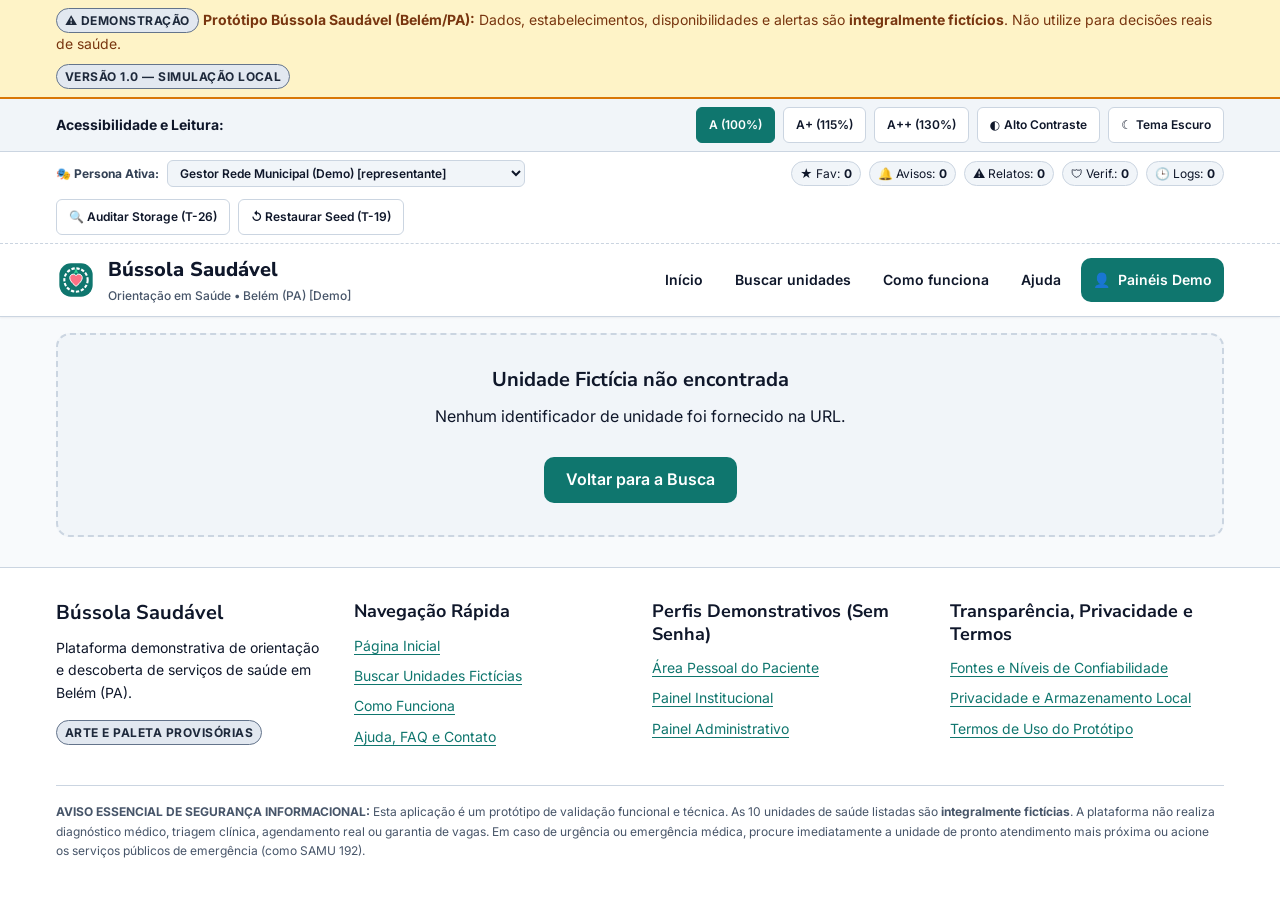
<file: paginas/unidade.html>
<!DOCTYPE html>
<html lang="pt-BR">
<head>
  <meta charset="UTF-8" />
  <meta name="viewport" content="width=device-width, initial-scale=1.0" />
  <title>Detalhes da Unidade Fictícia — Bússola Saudável</title>
  <link href="https://fonts.googleapis.com/css2?family=Inter:wght@400;500;600;700&family=Nunito+Sans:wght@700;800&display=swap" rel="stylesheet">
 <link rel="stylesheet" href="/css/tokens.css" />
  <link rel="stylesheet" href="/css/base.css" />
  <link rel="stylesheet" href="/css/componentes.css" />
  <link rel="stylesheet" href="/css/responsivo.css" />
</head>
<body data-page="unidade">
  <div id="app-header"></div>

  <main id="conteudo-principal" class="container" tabindex="-1">
    <div id="detalhes-conteudo-principal">
      <!-- Cabeçalho da Ficha -->
      <section class="card" aria-labelledby="detalhes-unidade-nome">
        <div id="detalhes-cabecalho-topo" style="display: flex; flex-wrap: wrap; justify-content: space-between; gap: var(--space-2); margin-bottom: var(--space-2);"></div>
        <h1 id="detalhes-unidade-nome" style="margin-bottom: var(--space-2);">Carregando detalhes...</h1>
        <p id="detalhes-unidade-meta" class="unit-card__meta"></p>

        <!-- Barra com as 10 Ações Obrigatórias (RF-018) -->
        <div class="details-actions-bar" role="toolbar" aria-label="Ações obrigatórias para o estabelecimento">
          <strong>Ações rápidas:</strong>
          <button type="button" id="acao-contatar" class="action-chip">📞 1. Contatar</button>
          <button type="button" id="acao-direcoes" class="action-chip">📍 2. Obter Direções</button>
          <button type="button" id="acao-agendamento" class="action-chip">🔗 3. Canal/Agendamento</button>
          <button type="button" id="acao-favoritar" class="action-chip" aria-pressed="false">☆ 4. Favoritar</button>
          <button type="button" id="acao-compartilhar" class="action-chip">📤 5. Compartilhar</button>
          <button type="button" id="acao-disp-detalhada" class="action-chip">📊 6. Disp. Detalhada</button>
          <button type="button" id="acao-requisitos" class="action-chip">📋 7. Documentos/Requisitos</button>
          <button type="button" id="acao-historico" class="action-chip">🕒 8. Histórico Público</button>
          <button type="button" id="acao-relatar" class="action-chip">⚠ 9. Relatar Erro</button>
          <button type="button" id="acao-alerta" class="action-chip">🔔 10. Criar Alerta</button>
        </div>
      </section>

      <!-- Conteúdo Dinâmico por Seções Prioritárias (RF-017) -->
      <div id="detalhes-secoes-container"></div>

      <div style="margin-top: var(--space-4);">
        <a href="busca.html" class="btn btn--secondary">← Voltar para a pesquisa de unidades</a>
      </div>
    </div>
  </main>

  <div id="app-footer"></div>
  <script type="module" src="/js/app.js"></script>
</body>
</html>
</file>
<file: css/tokens.css>
/* css/tokens.css */
:root {
  /* Paleta Temporária da Marca (Cap. 11.3) */
  --brand-primary: #0F766E;
  --brand-primary-hover: #0D5F58;
  --brand-secondary: #34D399;
  --brand-accent: #FB7185;

  /* Tokens Base — Tema Claro (Padrão) */
  --bg-light: #F8FAFC;
  --surface-light: #FFFFFF;
  --text-light: #0F172A;

  /* Tokens Base — Tema Escuro */
  --bg-dark: #0B1220;
  --surface-dark: #1E293B;
  --text-dark: #F1F5F9;

  /* Mapeamento Semântico Ativo (Tema Claro) */
  --bg-page: var(--bg-light);
  --bg-surface: var(--surface-light);
  --bg-surface-elevated: #F1F5F9;
  --text-primary: var(--text-light);
  --text-secondary: #334155;
  --text-muted: #475569;
  --border-color: #CBD5E1;
  --focus-ring: #0F766E;
  --focus-offset: #FFFFFF;

  /* Indicadores Semânticos (Cap. 11.9 - Sempre acompanhados de texto e ícone) */
  --status-available-bg: #DCFCE7;
  --status-available-text: #14532D;
  --status-available-border: #16A34A;

  --status-warning-bg: #FEF3C7;
  --status-warning-text: #78350F;
  --status-warning-border: #D97706;

  --status-danger-bg: #FEE2E2;
  --status-danger-text: #7F1D1D;
  --status-danger-border: #DC2626;

  --status-info-bg: #DBEAFE;
  --status-info-text: #1E3A8A;
  --status-info-border: #2563EB;

  --status-neutral-bg: #E2E8F0;
  --status-neutral-text: #1E293B;
  --status-neutral-border: #64748B;

  /* Tipografia (Cap. 11.4) */
  --font-heading: 'Nunito Sans', system-ui, -apple-system, BlinkMacSystemFont, 'Segoe UI', Roboto, sans-serif;
  --font-body: 'Inter', system-ui, -apple-system, BlinkMacSystemFont, 'Segoe UI', Roboto, sans-serif;

  /* Escala de Fonte Controlável (RA-001) */
  --font-scale: 1;
  --fs-xs: calc(0.75rem * var(--font-scale));
  --fs-sm: calc(0.875rem * var(--font-scale));
  --fs-base: calc(1rem * var(--font-scale));
  --fs-lg: calc(1.125rem * var(--font-scale));
  --fs-xl: calc(1.25rem * var(--font-scale));
  --fs-2xl: calc(1.5rem * var(--font-scale));
  --fs-3xl: calc(1.875rem * var(--font-scale));

  /* Espaçamento e Bordas (Cap. 11.5) */
  --space-1: 0.25rem;
  --space-2: 0.5rem;
  --space-3: 0.75rem;
  --space-4: 1rem;
  --space-5: 1.25rem;
  --space-6: 1.5rem;
  --space-8: 2rem;
  --space-10: 2.5rem;
  --space-12: 3rem;

  --radius-sm: 0.375rem;
  --radius-md: 0.625rem;
  --radius-lg: 0.875rem;
  --radius-pill: 9999px;

  --shadow-sm: 0 1px 2px 0 rgba(15, 23, 42, 0.06);
  --shadow-md: 0 4px 6px -1px rgba(15, 23, 42, 0.08), 0 2px 4px -2px rgba(15, 23, 42, 0.06);
  
  /* Alvo mínimo de toque confortável (RA-006) */
  --touch-target-min: 44px;
}

/* Tema Escuro (Cap. 11.7) */
[data-theme="dark"] {
  --bg-page: var(--bg-dark);
  --bg-surface: var(--surface-dark);
  --bg-surface-elevated: #334155;
  --text-primary: var(--text-dark);
  --text-secondary: #CBD5E1;
  --text-muted: #94A3B8;
  --border-color: #334155;
  --focus-ring: #34D399;
  --focus-offset: #0B1220;

  --brand-primary: #14B8A6;
  --brand-primary-hover: #2DD4BF;

  --status-available-bg: #052E16;
  --status-available-text: #BBF7D0;
  --status-available-border: #22C55E;

  --status-warning-bg: #451A03;
  --status-warning-text: #FDE68A;
  --status-warning-border: #F59E0B;

  --status-danger-bg: #450A0A;
  --status-danger-text: #FECACA;
  --status-danger-border: #EF4444;

  --status-info-bg: #172554;
  --status-info-text: #BFDBFE;
  --status-info-border: #60A5FA;

  --status-neutral-bg: #1E293B;
  --status-neutral-text: #E2E8F0;
  --status-neutral-border: #94A3B8;
}

/* Alto Contraste (RA-002) */
[data-contrast="high"] {
  --bg-page: #000000;
  --bg-surface: #000000;
  --bg-surface-elevated: #111111;
  --text-primary: #FFFFFF;
  --text-secondary: #FFFF00;
  --text-muted: #FFFFFF;
  --border-color: #FFFFFF;
  --brand-primary: #00FFFF;
  --brand-primary-hover: #FFFF00;
  --focus-ring: #FFFF00;
  --focus-offset: #000000;
  --shadow-sm: none;
  --shadow-md: none;
}

/* Escalas de Fonte (RA-001) */
[data-font-scale="100"] { --font-scale: 1; }
[data-font-scale="115"] { --font-scale: 1.15; }
[data-font-scale="130"] { --font-scale: 1.3; }
</file>
<file: css/base.css>
/* css/base.css */
*, *::before, *::after {
  box-sizing: border-box;
  margin: 0;
  padding: 0;
}

html {
  font-size: 100%;
  scroll-behavior: smooth;
}

body {
  font-family: var(--font-body);
  font-size: var(--fs-base);
  line-height: 1.6;
  color: var(--text-primary);
  background-color: var(--bg-page);
  min-height: 100vh;
  display: flex;
  flex-direction: column;
  -webkit-font-smoothing: antialiased;
}

h1, h2, h3, h4, h5, h6 {
  font-family: var(--font-heading);
  line-height: 1.25;
  font-weight: 700;
  color: var(--text-primary);
  margin-bottom: var(--space-3);
}

h1 { font-size: var(--fs-3xl); }
h2 { font-size: var(--fs-2xl); }
h3 { font-size: var(--fs-xl); }
h4 { font-size: var(--fs-lg); }

p {
  margin-bottom: var(--space-4);
}

a {
  color: var(--brand-primary);
  text-decoration: underline;
  text-underline-offset: 3px;
}

a:hover {
  color: var(--brand-primary-hover);
}

/* Foco de Teclado Estrito e Visível (RA-003 / CA-1201) */
:focus-visible {
  outline: 3px solid var(--focus-ring);
  outline-offset: 2px;
}

/* Skip Link para Teclado e Leitores de Tela (RA-003 / RA-004) */
.skip-link {
  position: absolute;
  top: -100px;
  left: var(--space-4);
  background: var(--brand-primary);
  color: #FFFFFF;
  padding: var(--space-3) var(--space-4);
  border-radius: var(--radius-md);
  font-weight: 700;
  z-index: 9999;
  text-decoration: none;
}

.skip-link:focus {
  top: var(--space-3);
}

[data-contrast="high"] .skip-link {
  background: #FFFF00;
  color: #000000;
  border: 2px solid #FFFFFF;
}

/* Utilitário para Leitores de Tela (RA-004) */
.sr-only {
  position: absolute;
  width: 1px;
  height: 1px;
  padding: 0;
  margin: -1px;
  overflow: hidden;
  clip: rect(0, 0, 0, 0);
  white-space: nowrap;
  border: 0;
}

.container {
  width: 100%;
  max-width: 1200px;
  margin: 0 auto;
  padding: 0 var(--space-4);
}

main {
  flex: 1;
  padding: var(--space-8) 0;
}

/* Respeito integral a Movimento Reduzido (RA-009 / CA-1205) */
@media (prefers-reduced-motion: reduce) {
  *, *::before, *::after {
    animation-duration: 0.01ms !important;
    animation-iteration-count: 1 !important;
    transition-duration: 0.01ms !important;
    scroll-behavior: auto !important;
  }
}
</file>
<file: css/componentes.css>
/* css/componentes.css */

/* 1. Banner Obrigatório de Demonstração (Cap. 1 / CA-1004 / CA-25) */
.demo-banner {
  background-color: var(--status-warning-bg);
  color: var(--status-warning-text);
  border-bottom: 2px solid var(--status-warning-border);
  padding: var(--space-2) var(--space-4);
  font-size: var(--fs-sm);
}

.demo-banner__inner {
  display: flex;
  flex-wrap: wrap;
  align-items: center;
  justify-content: space-between;
  gap: var(--space-2);
}

.demo-badge {
  display: inline-flex;
  align-items: center;
  gap: var(--space-1);
  background-color: var(--status-neutral-bg);
  color: var(--status-neutral-text);
  border: 1px solid var(--status-neutral-border);
  padding: 2px var(--space-2);
  border-radius: var(--radius-pill);
  font-size: var(--fs-xs);
  font-weight: 700;
  text-transform: uppercase;
  letter-spacing: 0.04em;
}

/* 2. Barra Superior de Acessibilidade e Preferências (RA-001, RA-002, Cap. 11.7) */
.a11y-bar {
  background-color: var(--bg-surface-elevated);
  border-bottom: 1px solid var(--border-color);
  padding: var(--space-2) 0;
  font-size: var(--fs-sm);
}

.a11y-bar__inner {
  display: flex;
  flex-wrap: wrap;
  align-items: center;
  justify-content: space-between;
  gap: var(--space-3);
}

.a11y-controls {
  display: flex;
  flex-wrap: wrap;
  align-items: center;
  gap: var(--space-2);
}

.btn-a11y {
  min-height: 36px;
  padding: var(--space-1) var(--space-3);
  background-color: var(--bg-surface);
  color: var(--text-primary);
  border: 1px solid var(--border-color);
  border-radius: var(--radius-sm);
  font-family: var(--font-body);
  font-size: var(--fs-xs);
  font-weight: 600;
  cursor: pointer;
  display: inline-flex;
  align-items: center;
  gap: var(--space-1);
}

.btn-a11y:hover {
  border-color: var(--brand-primary);
}

.btn-a11y[aria-pressed="true"] {
  background-color: var(--brand-primary);
  color: #FFFFFF;
  border-color: var(--brand-primary);
}

[data-contrast="high"] .btn-a11y[aria-pressed="true"] {
  background-color: #FFFF00;
  color: #000000;
}

/* 3. Cabeçalho Principal e Navegação (Cap. 12.1) */
.site-header {
  background-color: var(--bg-surface);
  border-bottom: 1px solid var(--border-color);
  box-shadow: var(--shadow-sm);
  position: sticky;
  top: 0;
  z-index: 100;
}

.site-header__inner {
  display: flex;
  align-items: center;
  justify-content: space-between;
  min-height: 72px;
  gap: var(--space-4);
  padding-top: var(--space-2);
  padding-bottom: var(--space-2);
}

.brand-logo {
  display: inline-flex;
  align-items: center;
  gap: var(--space-3);
  text-decoration: none;
  color: var(--text-primary);
  font-family: var(--font-heading);
  font-weight: 800;
  font-size: var(--fs-xl);
}

.brand-logo:hover {
  color: var(--brand-primary);
}

.brand-logo__svg {
  width: 40px;
  height: 40px;
  flex-shrink: 0;
}

.brand-logo__subtitle {
  display: block;
  font-family: var(--font-body);
  font-size: var(--fs-xs);
  font-weight: 500;
  color: var(--text-muted);
}

.nav-toggle {
  display: none;
  min-height: var(--touch-target-min);
  min-width: var(--touch-target-min);
  padding: var(--space-2) var(--space-3);
  background: var(--bg-surface);
  color: var(--text-primary);
  border: 1px solid var(--border-color);
  border-radius: var(--radius-md);
  font-weight: 600;
  cursor: pointer;
  align-items: center;
  gap: var(--space-2);
}

.site-nav__list {
  display: flex;
  align-items: center;
  gap: var(--space-2);
  list-style: none;
}

.site-nav__link {
  display: inline-flex;
  align-items: center;
  gap: var(--space-2);
  min-height: var(--touch-target-min);
  padding: var(--space-2) var(--space-3);
  border-radius: var(--radius-md);
  text-decoration: none;
  color: var(--text-primary);
  font-weight: 600;
  font-size: var(--fs-sm);
}

.site-nav__link:hover {
  background-color: var(--bg-surface-elevated);
  color: var(--brand-primary);
}

.site-nav__link[aria-current="page"] {
  background-color: var(--bg-surface-elevated);
  color: var(--brand-primary);
  border-bottom: 3px solid var(--brand-primary);
}

.site-nav__link--cta {
  background-color: var(--brand-primary);
  color: #FFFFFF;
}

.site-nav__link--cta:hover {
  background-color: var(--brand-primary-hover);
  color: #FFFFFF;
}

[data-contrast="high"] .site-nav__link--cta {
  background-color: #FFFF00;
  color: #000000;
  border: 2px solid #FFFFFF;
}

/* 4. Faixa de Emergência Médica (Cap. 1.7 / Cap. 12.3) */
.emergency-strip {
  background-color: var(--status-danger-bg);
  color: var(--status-danger-text);
  border: 1px solid var(--status-danger-border);
  border-radius: var(--radius-md);
  padding: var(--space-3) var(--space-4);
  margin-bottom: var(--space-6);
  display: flex;
  align-items: flex-start;
  gap: var(--space-3);
  font-size: var(--fs-sm);
}

/* 5. Cartões e Superfícies Base (Cap. 11.5) */
.card {
  background-color: var(--bg-surface);
  border: 1px solid var(--border-color);
  border-radius: var(--radius-lg);
  padding: var(--space-6);
  box-shadow: var(--shadow-sm);
  margin-bottom: var(--space-6);
}

.grid-cards {
  display: grid;
  grid-template-columns: repeat(auto-fit, minmax(280px, 1fr));
  gap: var(--space-6);
  margin-top: var(--space-4);
}

/* Botões Padrão (RA-006) */
.btn {
  display: inline-flex;
  align-items: center;
  justify-content: center;
  gap: var(--space-2);
  min-height: var(--touch-target-min);
  padding: var(--space-2) var(--space-5);
  border-radius: var(--radius-md);
  font-family: var(--font-body);
  font-size: var(--fs-base);
  font-weight: 600;
  text-decoration: none;
  cursor: pointer;
  border: 2px solid transparent;
}

.btn--primary {
  background-color: var(--brand-primary);
  color: #FFFFFF;
}

.btn--primary:hover {
  background-color: var(--brand-primary-hover);
  color: #FFFFFF;
}

.btn--secondary {
  background-color: var(--bg-surface);
  color: var(--text-primary);
  border-color: var(--border-color);
}

.btn--secondary:hover {
  border-color: var(--brand-primary);
  color: var(--brand-primary);
}

/* 6. Rodapé Institucional e Transparência (Cap. 12.2) */
.site-footer {
  background-color: var(--bg-surface);
  border-top: 1px solid var(--border-color);
  padding: var(--space-8) 0 var(--space-6);
  margin-top: auto;
  font-size: var(--fs-sm);
}

.site-footer__grid {
  display: grid;
  grid-template-columns: repeat(auto-fit, minmax(220px, 1fr));
  gap: var(--space-6);
  margin-bottom: var(--space-6);
}

.site-footer__list {
  list-style: none;
}

.site-footer__list li {
  margin-bottom: var(--space-2);
}

.site-footer__disclaimer {
  border-top: 1px solid var(--border-color);
  padding-top: var(--space-4);
  color: var(--text-muted);
  font-size: var(--fs-xs);
}
/* === ADIÇÕES DA ETAPA 2: PESQUISA DIRETA, GUIADA E CARTÕES DE UNIDADES === */

.search-form {
  display: grid;
  grid-template-columns: 2fr 1.2fr 1fr auto;
  gap: var(--space-3);
  align-items: end;
  margin-top: var(--space-4);
}

.form-group {
  display: flex;
  flex-direction: column;
  gap: var(--space-1);
}

.form-label {
  font-weight: 600;
  font-size: var(--fs-sm);
  color: var(--text-primary);
}

.form-input,
.form-select {
  min-height: var(--touch-target-min);
  padding: var(--space-2) var(--space-3);
  border: 1px solid var(--border-color);
  border-radius: var(--radius-md);
  background-color: var(--bg-surface);
  color: var(--text-primary);
  font-family: var(--font-body);
  font-size: var(--fs-base);
}

.form-hint {
  font-size: var(--fs-xs);
  color: var(--text-muted);
}

.guided-group {
  margin-top: var(--space-4);
}

.chips-list {
  display: flex;
  flex-wrap: wrap;
  gap: var(--space-2);
  margin-top: var(--space-2);
}

.chip-guiado {
  min-height: 38px;
  padding: var(--space-1) var(--space-3);
  border-radius: var(--radius-pill);
  border: 1px solid var(--border-color);
  background-color: var(--bg-surface-elevated);
  color: var(--text-primary);
  font-family: var(--font-body);
  font-size: var(--fs-sm);
  font-weight: 600;
  cursor: pointer;
}

.chip-guiado:hover {
  border-color: var(--brand-primary);
  color: var(--brand-primary);
}

.chip-guiado--orientativo {
  border-style: dashed;
}

/* Cartões de Unidades na Prévia e Busca (RF-011 / RN-004) */
.grid-unidades {
  display: grid;
  grid-template-columns: repeat(auto-fill, minmax(340px, 1fr));
  gap: var(--space-5);
  margin-top: var(--space-4);
}

.unit-card {
  background-color: var(--bg-surface);
  border: 1px solid var(--border-color);
  border-radius: var(--radius-lg);
  padding: var(--space-5);
  display: flex;
  flex-direction: column;
  gap: var(--space-3);
  box-shadow: var(--shadow-sm);
}

.unit-card__top {
  display: flex;
  flex-wrap: wrap;
  justify-content: space-between;
  gap: var(--space-2);
}

.unit-card__title {
  font-size: var(--fs-xl);
  margin-bottom: 0;
}

.unit-card__meta {
  font-size: var(--fs-sm);
  color: var(--text-secondary);
  margin-bottom: 0;
}

.unit-card__services {
  border-top: 1px solid var(--border-color);
  padding-top: var(--space-3);
}

.unit-card__services h4 {
  font-size: var(--fs-sm);
  margin-bottom: var(--space-2);
}

.service-list {
  list-style: none;
  display: flex;
  flex-direction: column;
  gap: var(--space-2);
}

.service-list__item {
  background-color: var(--bg-surface-elevated);
  padding: var(--space-2) var(--space-3);
  border-radius: var(--radius-md);
  font-size: var(--fs-sm);
}

.service-list__badges {
  display: flex;
  flex-wrap: wrap;
  gap: var(--space-2);
  margin-top: var(--space-1);
}

.unit-card__footer {
  margin-top: auto;
  border-top: 1px solid var(--border-color);
  padding-top: var(--space-3);
  display: flex;
  flex-wrap: wrap;
  align-items: center;
  justify-content: space-between;
  gap: var(--space-3);
  font-size: var(--fs-xs);
  color: var(--text-muted);
}

/* Pílulas Semânticas de Disponibilidade e Confiabilidade (Cap. 10.3, 10.4, 11.9) */
.status-pill {
  display: inline-flex;
  align-items: center;
  gap: var(--space-1);
  padding: 2px var(--space-2);
  border-radius: var(--radius-sm);
  font-size: var(--fs-xs);
  font-weight: 700;
  border: 1px solid transparent;
}

.status-pill--available {
  background-color: var(--status-available-bg);
  color: var(--status-available-text);
  border-color: var(--status-available-border);
}

.status-pill--warning {
  background-color: var(--status-warning-bg);
  color: var(--status-warning-text);
  border-color: var(--status-warning-border);
}

.status-pill--danger {
  background-color: var(--status-danger-bg);
  color: var(--status-danger-text);
  border-color: var(--status-danger-border);
}

.status-pill--info {
  background-color: var(--status-info-bg);
  color: var(--status-info-text);
  border-color: var(--status-info-border);
}

.status-pill--neutral {
  background-color: var(--status-neutral-bg);
  color: var(--status-neutral-text);
  border-color: var(--status-neutral-border);
}

.orientation-banner {
  background-color: var(--status-info-bg);
  color: var(--status-info-text);
  border: 1px solid var(--status-info-border);
  border-radius: var(--radius-md);
  padding: var(--space-3) var(--space-4);
  margin-top: var(--space-3);
  font-size: var(--fs-sm);
}

.empty-state {
  background-color: var(--bg-surface-elevated);
  border: 2px dashed var(--border-color);
  border-radius: var(--radius-lg);
  padding: var(--space-8);
  text-align: center;
  margin-top: var(--space-4);
}

@media (max-width: 900px) {
  .search-form {
    grid-template-columns: 1fr;
  }
}
/* === ADIÇÕES DA ETAPA 3: 10 FILTROS, ORDENAÇÃO, PAGINAÇÃO E SPLIT LISTA/MAPA === */

.filters-panel {
  margin-top: var(--space-4);
  border-top: 1px solid var(--border-color);
  padding-top: var(--space-4);
}

.filters-grid {
  display: grid;
  grid-template-columns: repeat(auto-fit, minmax(220px, 1fr));
  gap: var(--space-4);
  margin-top: var(--space-3);
}

.filter-fieldset {
  border: 1px solid var(--border-color);
  border-radius: var(--radius-md);
  padding: var(--space-3);
  background-color: var(--bg-surface-elevated);
}

.filter-fieldset legend {
  font-weight: 700;
  font-size: var(--fs-xs);
  padding: 0 var(--space-2);
  color: var(--text-primary);
}

.filter-options-scroll {
  display: flex;
  flex-direction: column;
  gap: var(--space-1);
  max-height: 155px;
  overflow-y: auto;
  padding-right: var(--space-1);
}

.filter-check-label {
  display: flex;
  align-items: center;
  gap: var(--space-2);
  font-size: var(--fs-sm);
  cursor: pointer;
  padding: 2px 0;
}

.filter-check-label input[type="checkbox"] {
  width: 18px;
  height: 18px;
  accent-color: var(--brand-primary);
}

.active-filters-bar {
  display: flex;
  flex-wrap: wrap;
  align-items: center;
  gap: var(--space-2);
  margin-top: var(--space-4);
  padding: var(--space-3);
  background-color: var(--bg-surface-elevated);
  border-radius: var(--radius-md);
}

.active-filter-chip {
  min-height: 32px;
  padding: 2px var(--space-3);
  border-radius: var(--radius-pill);
  border: 1px solid var(--brand-primary);
  background-color: var(--bg-surface);
  color: var(--text-primary);
  font-size: var(--fs-xs);
  font-weight: 600;
  cursor: pointer;
}

.active-filter-chip:hover {
  background-color: var(--status-danger-bg);
  color: var(--status-danger-text);
  border-color: var(--status-danger-border);
}

/* Barra de Controles de Resultados: Contagem, Ordenação e Alternância Mobile */
.results-toolbar {
  display: flex;
  flex-wrap: wrap;
  align-items: center;
  justify-content: space-between;
  gap: var(--space-3);
  margin-bottom: var(--space-4);
}

.mobile-view-toggle {
  display: none;
  gap: var(--space-2);
}

/* Layout Lado a Lado Desktop: Lista à Esquerda | Mapa à Direita (Cap. 4.1) */
.search-split-layout {
  display: grid;
  grid-template-columns: 1.25fr 0.95fr;
  gap: var(--space-6);
  align-items: start;
}

.results-stack {
  display: flex;
  flex-direction: column;
  gap: var(--space-4);
}

.unit-card--selected {
  border: 2px solid var(--brand-primary);
  box-shadow: var(--shadow-md);
}

.map-sticky-panel {
  position: sticky;
  top: 88px;
  background-color: var(--bg-surface);
  border: 1px solid var(--border-color);
  border-radius: var(--radius-lg);
  padding: var(--space-4);
  box-shadow: var(--shadow-sm);
}

.map-fallback-box {
  background-color: var(--bg-surface-elevated);
  border: 1px dashed var(--border-color);
  border-radius: var(--radius-md);
  padding: var(--space-4);
}

.map-area-sim {
  margin-top: var(--space-3);
  padding-top: var(--space-3);
  border-top: 1px solid var(--border-color);
}

.map-pins-list {
  display: flex;
  flex-direction: column;
  gap: var(--space-2);
  margin-top: var(--space-3);
  max-height: 290px;
  overflow-y: auto;
}

.map-pin-item {
  border: 1px solid var(--border-color);
  border-radius: var(--radius-sm);
  background-color: var(--bg-surface);
  padding: var(--space-2);
}

.map-pin-item.is-highlighted {
  border: 2px solid var(--brand-primary);
  background-color: var(--status-info-bg);
}

.map-pin-btn {
  width: 100%;
  text-align: left;
  background: none;
  border: none;
  color: var(--text-primary);
  font-family: var(--font-body);
  font-size: var(--fs-xs);
  font-weight: 600;
  cursor: pointer;
}

.map-pin-missing {
  font-size: var(--fs-xs);
  color: var(--text-muted);
}

.pagination-box {
  margin-top: var(--space-5);
  padding-top: var(--space-4);
  border-top: 1px solid var(--border-color);
  display: flex;
  flex-direction: column;
  align-items: center;
  gap: var(--space-3);
}

/* Responsividade Mobile/Tablet para alternar Lista | Mapa (Cap. 4.1 / CA-404) */
@media (max-width: 960px) {
  .mobile-view-toggle {
    display: inline-flex;
  }

  .search-split-layout {
    grid-template-columns: 1fr;
  }

  .search-split-layout[data-mobile-view="lista"] .map-column {
    display: none;
  }

  .search-split-layout[data-mobile-view="mapa"] .list-column {
    display: none;
  }

  .map-sticky-panel {
    position: static;
  }
}
/* === ADIÇÕES DA ETAPA 4: PÁGINA DE DETALHES E AS 10 AÇÕES OBRIGATÓRIAS === */

.details-actions-bar {
  display: flex;
  flex-wrap: wrap;
  gap: var(--space-2);
  margin-top: var(--space-4);
  padding: var(--space-4);
  background-color: var(--bg-surface-elevated);
  border: 1px solid var(--border-color);
  border-radius: var(--radius-lg);
}

.action-chip {
  min-height: 40px;
  padding: var(--space-2) var(--space-3);
  background-color: var(--bg-surface);
  color: var(--text-primary);
  border: 1px solid var(--border-color);
  border-radius: var(--radius-md);
  font-family: var(--font-body);
  font-size: var(--fs-xs);
  font-weight: 600;
  cursor: pointer;
  display: inline-flex;
  align-items: center;
  gap: var(--space-1);
}

.action-chip:hover {
  border-color: var(--brand-primary);
  color: var(--brand-primary);
  background-color: var(--bg-surface-elevated);
}
/* === ADIÇÕES DA ETAPA 5: DASHBOARD DO PACIENTE E SISTEMA DE ALERTAS === */

.patient-metrics-grid {
  display: grid;
  grid-template-columns: repeat(auto-fit, minmax(200px, 1fr));
  gap: var(--space-4);
  margin-top: var(--space-4);
}

.metric-box {
  background-color: var(--bg-surface-elevated);
  border: 1px solid var(--border-color);
  border-radius: var(--radius-md);
  padding: var(--space-4);
  text-align: center;
}

.metric-box__value {
  font-family: var(--font-heading);
  font-size: var(--fs-2xl);
  font-weight: 800;
  color: var(--brand-primary);
  display: block;
}

.metric-box__label {
  font-size: var(--fs-xs);
  color: var(--text-secondary);
  font-weight: 600;
}

.two-col-grid {
  display: grid;
  grid-template-columns: 1fr 1fr;
  gap: var(--space-6);
}

@media (max-width: 900px) {
  .two-col-grid {
    grid-template-columns: 1fr;
  }
}
/* === ADIÇÕES DA ETAPA 6: PAINEL INSTITUCIONAL HÍBRIDO E 9 INDICADORES === */

.panel-hybrid-layout {
  display: grid;
  grid-template-columns: 250px 1fr;
  gap: var(--space-6);
  align-items: start;
}

.panel-sidebar {
  position: sticky;
  top: 88px;
  background-color: var(--bg-surface);
  border: 1px solid var(--border-color);
  border-radius: var(--radius-lg);
  padding: var(--space-4);
  box-shadow: var(--shadow-sm);
}

.panel-sidebar__nav {
  list-style: none;
  display: flex;
  flex-direction: column;
  gap: var(--space-2);
  margin-top: var(--space-3);
}

.panel-sidebar__link {
  display: block;
  padding: var(--space-2) var(--space-3);
  border-radius: var(--radius-md);
  text-decoration: none;
  color: var(--text-primary);
  font-size: var(--fs-sm);
  font-weight: 600;
}

.panel-sidebar__link:hover {
  background-color: var(--bg-surface-elevated);
  color: var(--brand-primary);
}

.overview-nine-grid {
  display: grid;
  grid-template-columns: repeat(auto-fit, minmax(240px, 1fr));
  gap: var(--space-3);
  margin-top: var(--space-3);
}

.overview-item {
  background-color: var(--bg-surface-elevated);
  border: 1px solid var(--border-color);
  border-radius: var(--radius-md);
  padding: var(--space-3);
}

.overview-item__title {
  font-size: var(--fs-xs);
  text-transform: uppercase;
  letter-spacing: 0.03em;
  color: var(--text-muted);
  font-weight: 700;
  margin-bottom: var(--space-1);
}

.overview-item__content {
  font-size: var(--fs-sm);
  font-weight: 600;
  color: var(--text-primary);
  margin-bottom: 0;
}

.fieldset-edicao-institucional {
  border: none;
  padding: 0;
  margin: 0;
}

.fieldset-edicao-institucional:disabled {
  opacity: 0.55;
  pointer-events: none;
}

@media (max-width: 960px) {
  .panel-hybrid-layout {
    grid-template-columns: 1fr;
  }

  .panel-sidebar {
    position: static;
  }
}
/* === ADIÇÕES DA ETAPA 7: PAINEL ADMINISTRATIVO E 10 INDICADORES === */

.admin-ten-grid {
  display: grid;
  grid-template-columns: repeat(auto-fit, minmax(210px, 1fr));
  gap: var(--space-3);
  margin-top: var(--space-3);
}

.admin-stat-card {
  background-color: var(--bg-surface-elevated);
  border: 1px solid var(--border-color);
  border-radius: var(--radius-md);
  padding: var(--space-3);
}

.admin-stat-card__label {
  font-size: var(--fs-xs);
  color: var(--text-muted);
  font-weight: 700;
  text-transform: uppercase;
  display: block;
}

.admin-stat-card__value {
  font-family: var(--font-heading);
  font-size: var(--fs-xl);
  font-weight: 800;
  color: var(--brand-primary);
  margin-top: 2px;
  display: block;
}
/* === ADIÇÕES DA ETAPA 8: BARRA GLOBAL DE INTEGRAÇÃO E SINCRONIZAÇÃO === */

.sim-bar {
  background-color: var(--bg-surface);
  border-bottom: 1px dashed var(--border-color);
  padding: var(--space-2) 0;
  font-size: var(--fs-xs);
}

.sim-bar__inner {
  display: flex;
  flex-wrap: wrap;
  align-items: center;
  justify-content: space-between;
  gap: var(--space-3);
}

.sim-bar__persona {
  display: flex;
  align-items: center;
  gap: var(--space-2);
}

.sim-bar__label {
  font-weight: 700;
  color: var(--text-secondary);
}

.sim-bar__select {
  padding: 4px var(--space-2);
  border: 1px solid var(--border-color);
  border-radius: var(--radius-sm);
  background-color: var(--bg-surface-elevated);
  color: var(--text-primary);
  font-family: var(--font-body);
  font-size: var(--fs-xs);
  font-weight: 600;
}

.sim-bar__Counters {
  display: flex;
  flex-wrap: wrap;
  align-items: center;
  gap: var(--space-2);
}

.sim-pill {
  display: inline-flex;
  align-items: center;
  gap: 4px;
  padding: 2px var(--space-2);
  border-radius: var(--radius-pill);
  border: 1px solid var(--border-color);
  background-color: var(--bg-surface-elevated);
  color: var(--text-primary);
  text-decoration: none;
  font-size: var(--fs-xs);
}

.sim-pill:hover {
  border-color: var(--brand-primary);
}

.sim-pill--highlight {
  background-color: var(--status-available-bg);
  color: var(--status-available-text);
  border-color: var(--status-available-border);
}

.sim-pill--warn {
  background-color: var(--status-warning-bg);
  color: var(--status-warning-text);
  border-color: var(--status-warning-border);
}

.sim-bar__actions {
  display: flex;
  flex-wrap: wrap;
  gap: var(--space-2);
}

.sim-bar__toast {
  margin-top: var(--space-2);
  padding: var(--space-2) var(--space-4);
  background-color: var(--status-info-bg);
  color: var(--status-info-text);
  border-top: 1px solid var(--status-info-border);
  text-align: center;
  font-weight: 600;
}
</file>
<file: css/responsivo.css>
/* css/responsivo.css */

/* Tablet e Mobile (< 900px) */
@media (max-width: 900px) {
  .nav-toggle {
    display: inline-flex;
  }

  .site-nav {
    display: none;
    width: 100%;
    order: 3;
    border-top: 1px solid var(--border-color);
    padding-top: var(--space-3);
  }

  .site-nav.is-open {
    display: block;
  }

  .site-header__inner {
    flex-wrap: wrap;
  }

  .site-nav__list {
    flex-direction: column;
    align-items: stretch;
  }

  .site-nav__link {
    width: 100%;
    justify-content: flex-start;
  }
}

/* Mobile (< 600px) */
@media (max-width: 600px) {
  .a11y-bar__inner {
    flex-direction: column;
    align-items: flex-start;
  }

  .a11y-controls {
    width: 100%;
    justify-content: flex-start;
  }

  .card {
    padding: var(--space-4);
  }

  h1 { font-size: var(--fs-2xl); }
  h2 { font-size: var(--fs-xl); }
}
</file>
